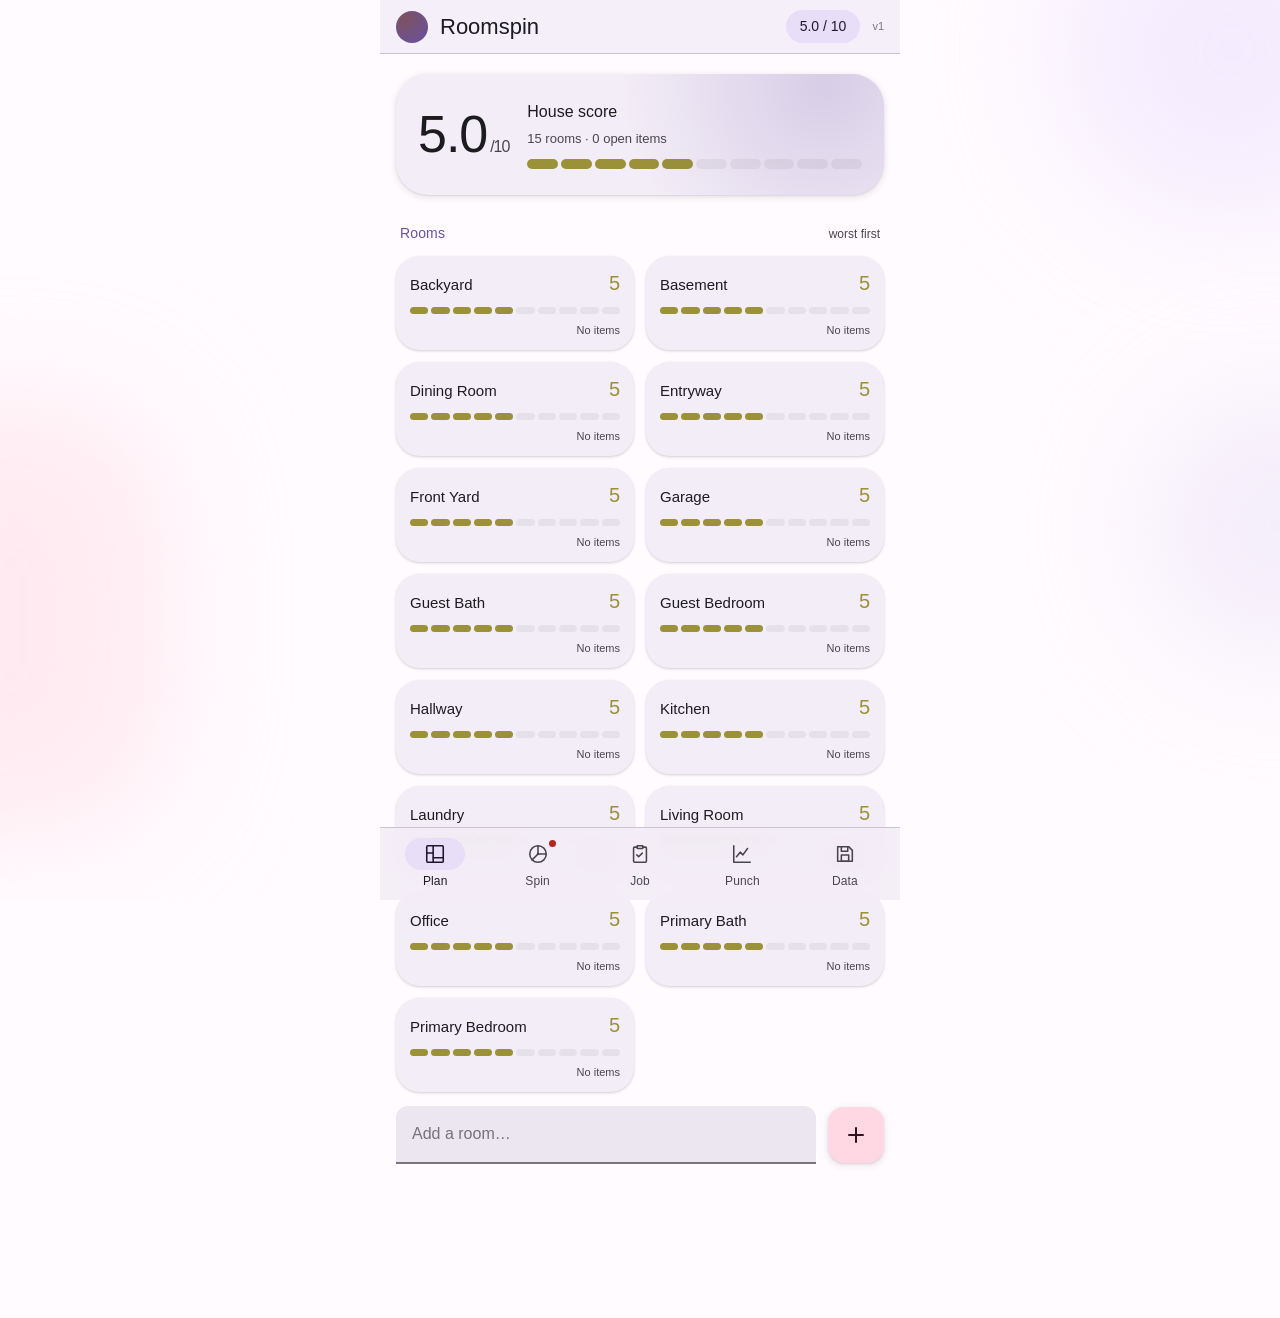
<file: index.html>
<!DOCTYPE html>
<html lang="en">
<head>
<meta charset="utf-8">
<meta name="viewport" content="width=device-width, initial-scale=1, viewport-fit=cover, maximum-scale=1">
<meta name="theme-color" content="#FFFBFE" media="(prefers-color-scheme: light)">
<meta name="theme-color" content="#141218" media="(prefers-color-scheme: dark)">
<meta name="apple-mobile-web-app-capable" content="yes">
<meta name="apple-mobile-web-app-status-bar-style" content="default">
<meta name="apple-mobile-web-app-title" content="Roomspin">
<meta name="description" content="Rate every room in the house out of ten, spin weighted toward the worst, and fix it for a week.">
<title>Roomspin</title>
<link rel="manifest" href="manifest.webmanifest">
<link rel="apple-touch-icon" href="icon-180.png">
<link rel="icon" href="icon-192.png">
<!-- No webfont request. Roboto is Material's typeface and is already present on Android; on
     other platforms the system font takes over. Fetching it from Google would hand every
     visitor's IP and user-agent to a third party on page load, which is not a trade worth
     making for a font on a page that is otherwise entirely self-contained and offline-capable. -->
<link rel="stylesheet" href="styles.css">
</head>
<body>

<!-- Decorative organic blur shapes: the signature Material You atmosphere. Fixed behind the
     content so they don't scroll with it, and hidden from assistive tech — they carry no
     information at all. -->
<div class="atmos" aria-hidden="true">
  <span class="blob b1"></span>
  <span class="blob b2"></span>
  <span class="blob b3"></span>
</div>

<header class="appbar">
  <span class="appicon" aria-hidden="true"></span>
  <h1>Roomspin</h1>
  <span class="syncstat" id="syncTag" hidden aria-hidden="true"></span>
  <span class="scorepill" id="scoreTag">—</span>
  <span class="rev" id="verTag"></span>
</header>

<main id="main"></main>
<nav id="nav"></nav>

<input type="file" id="importer" accept="application/json" style="display:none">

<script src="js/constants.js"></script>
<script src="js/utils.js"></script>
<script src="js/icons.js"></script>
<script src="js/logic.js"></script>
<script src="js/state.js"></script>
<script src="js/app.js"></script>
<script src="js/wheel.js"></script>
<script src="js/spin.js"></script>
<script src="js/render-rooms.js"></script>
<script src="js/render-spin.js"></script>
<script src="js/render-week.js"></script>
<script src="js/render-progress.js"></script>
<script src="js/render-settings.js"></script>
<script src="js/io.js"></script>
<script src="js/sync.js"></script>
<script src="js/wire.js"></script>
<script>
"use strict";
/* ============================ boot ============================ */
load(); render();
/* If this device has been connected to a shared house it always opens that house: render the
   local copy first so the app is usable instantly and offline, then reconcile in the
   background. Devices that never connected stay purely local and never touch the network. */
if(isSynced()) syncNow({quiet:true}).then(()=>render());
if("serviceWorker" in navigator){
  window.addEventListener("load",()=>navigator.serviceWorker.register("sw.js").catch(()=>{}));
}
</script>
</body>
</html>
</file>
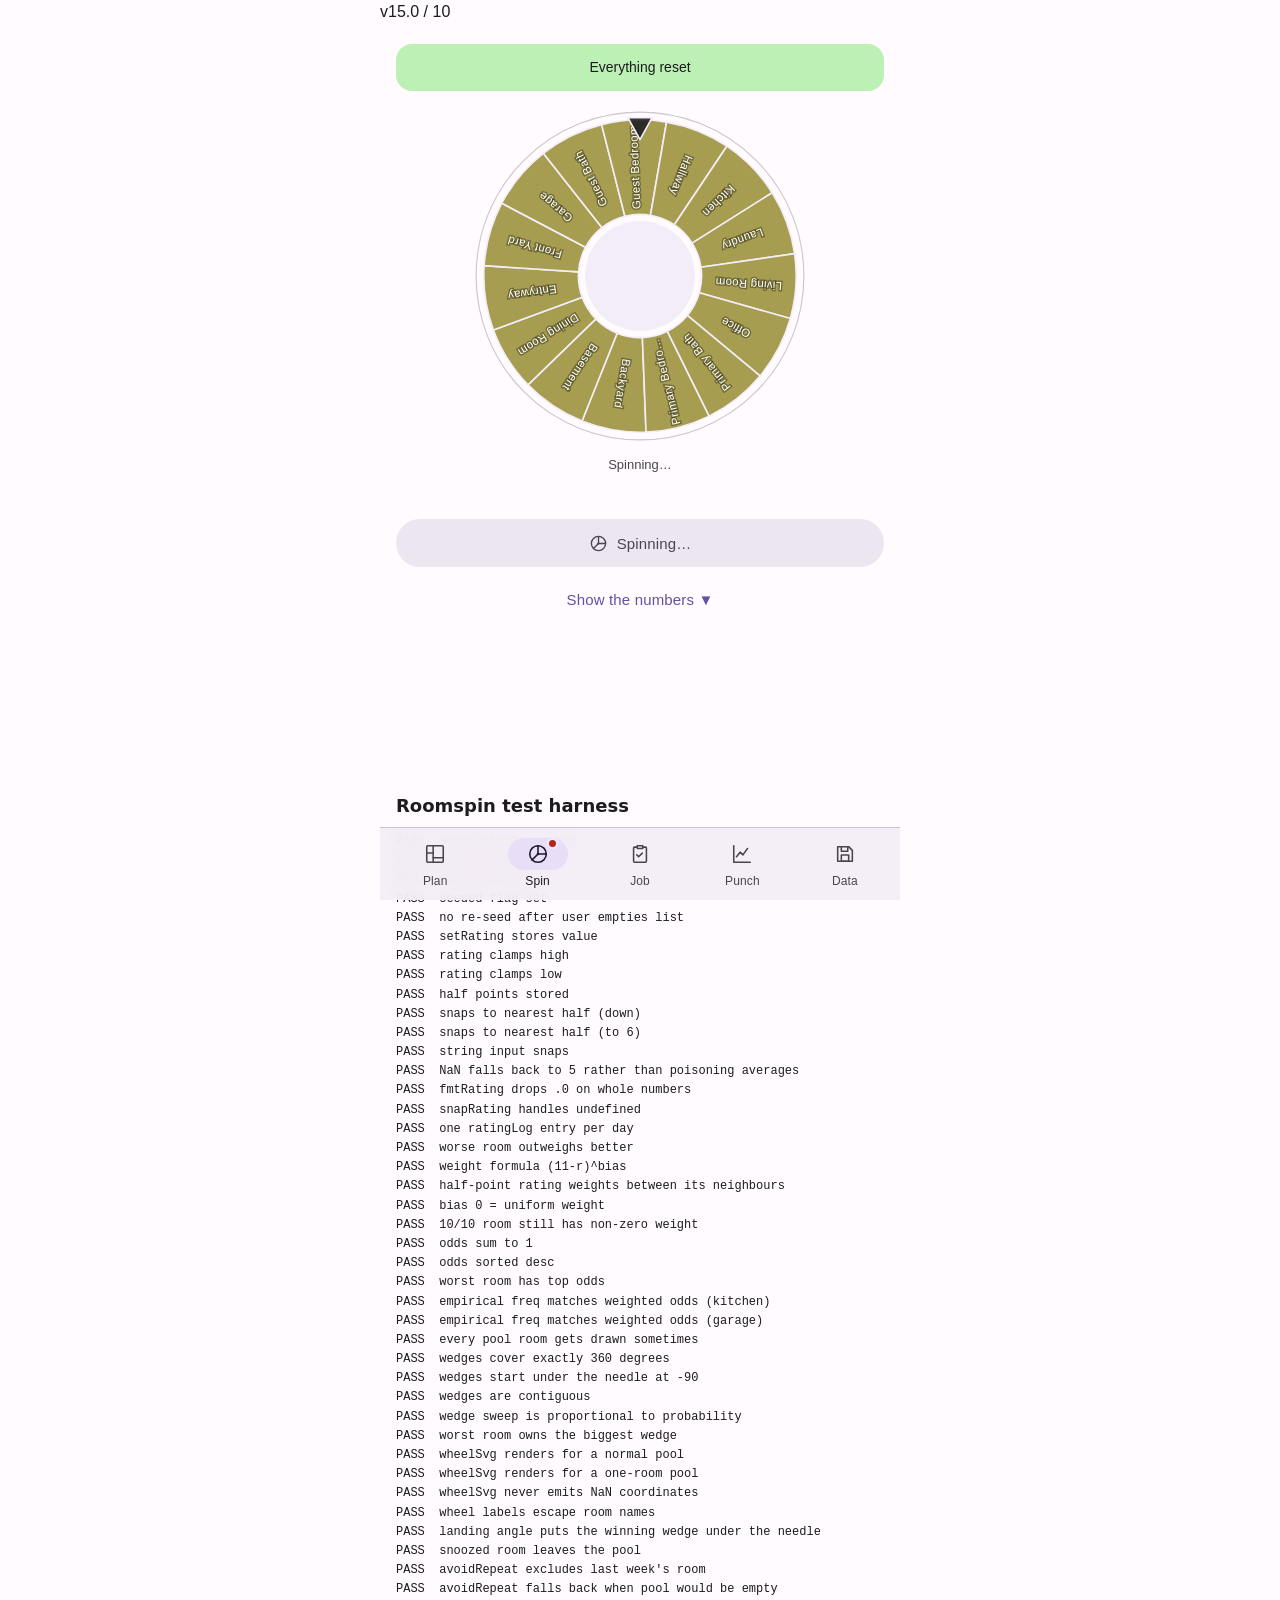
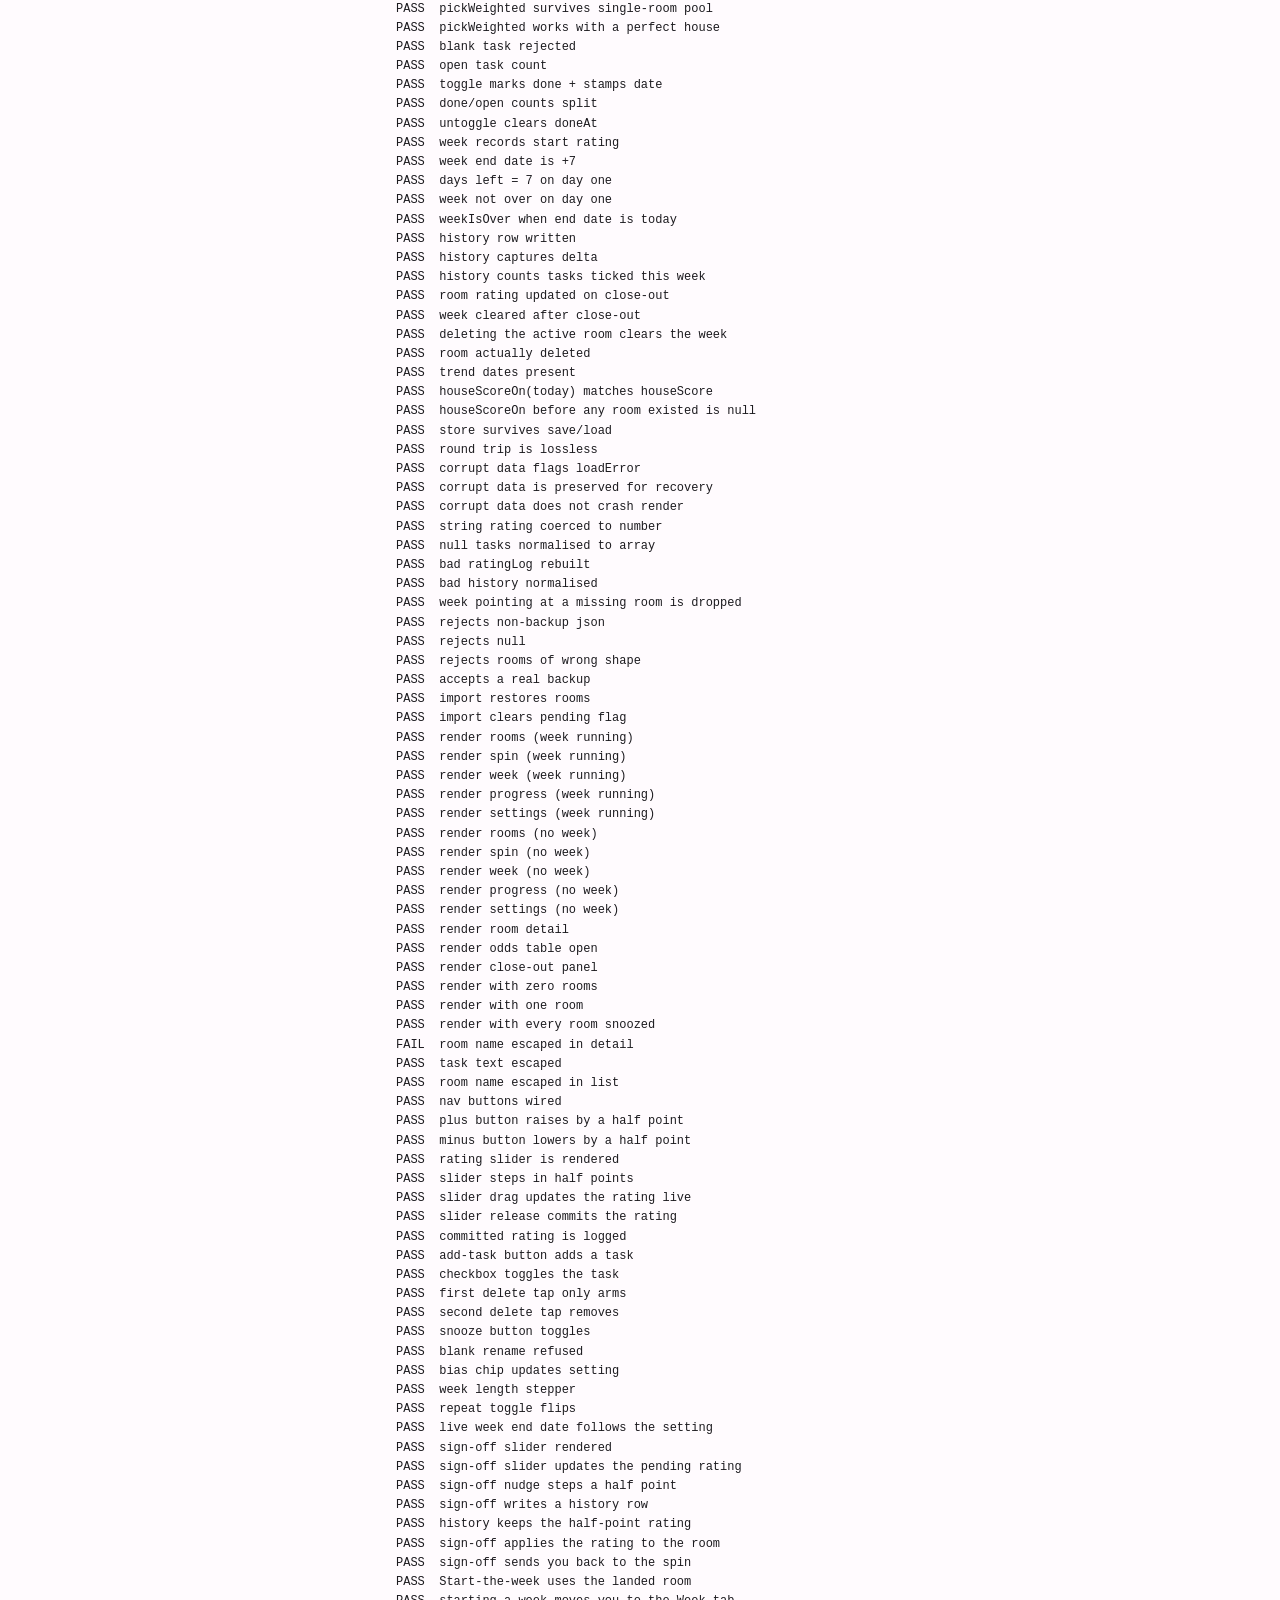
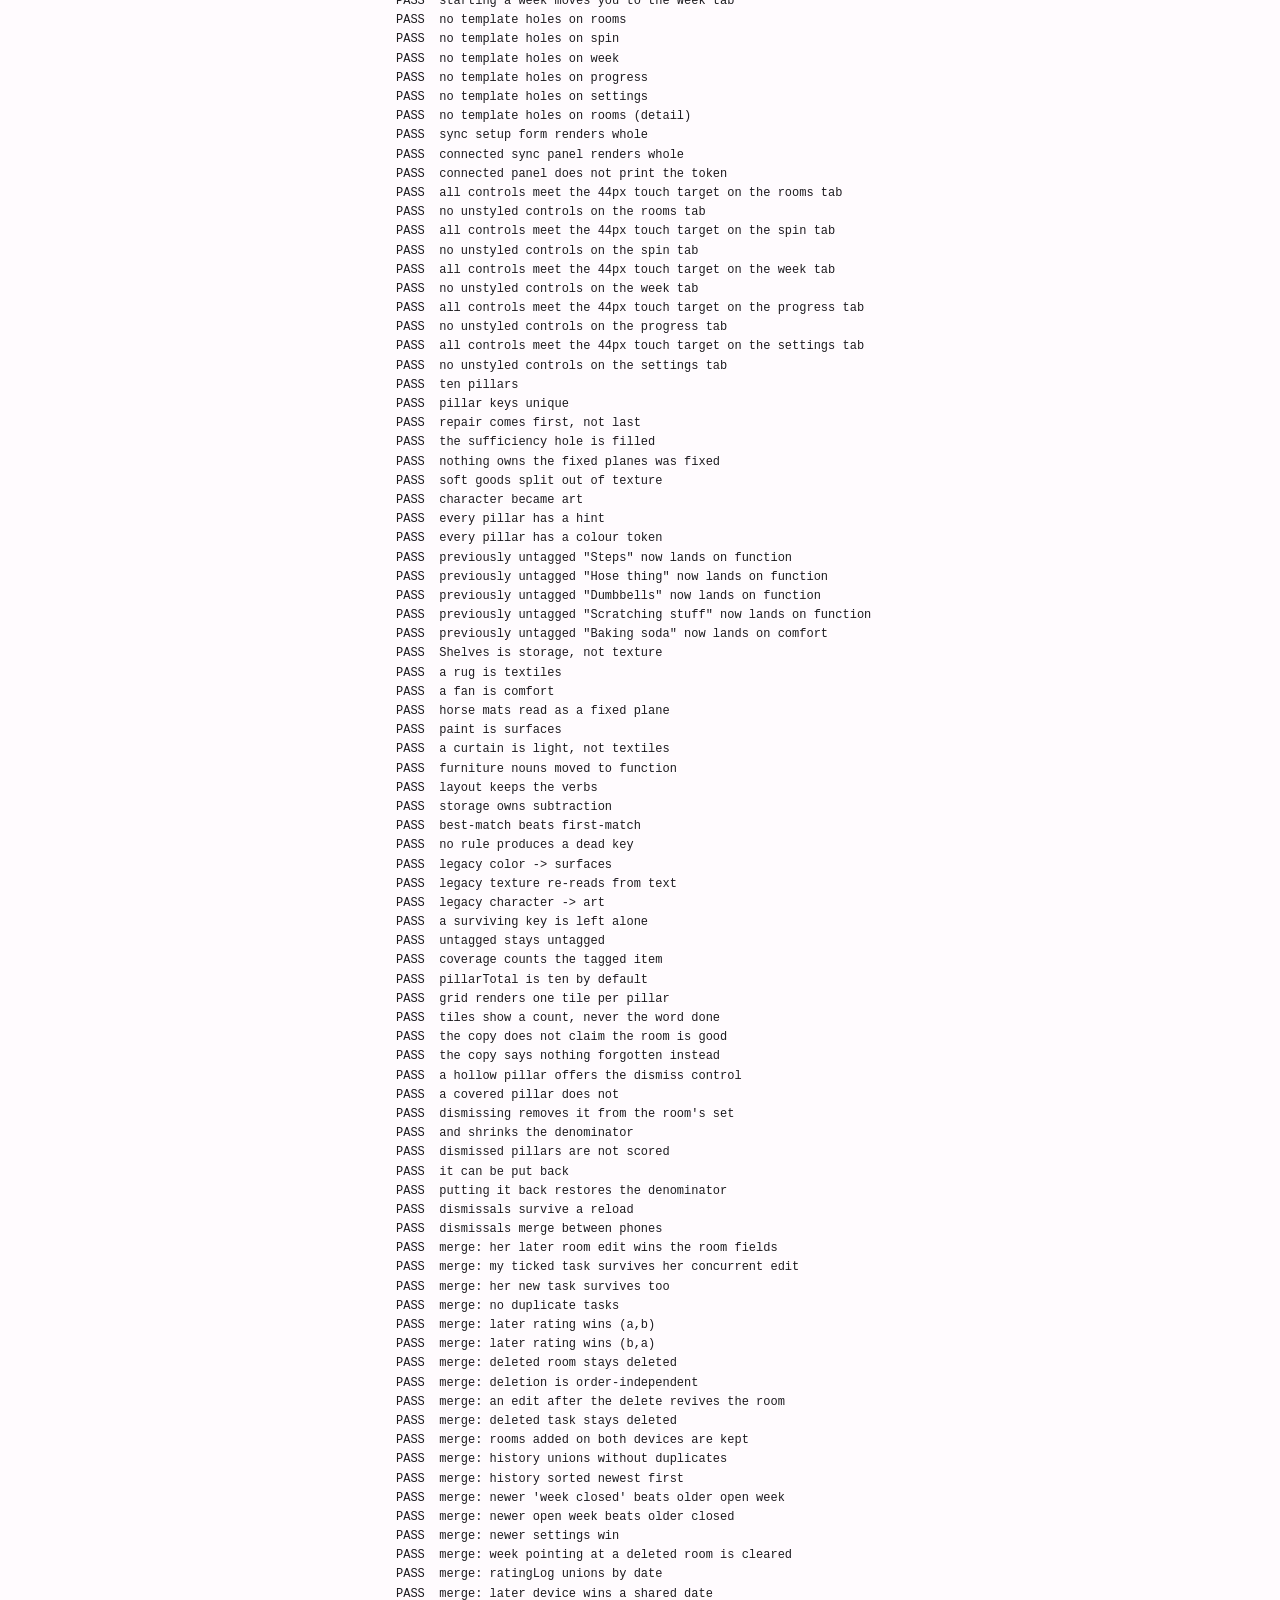
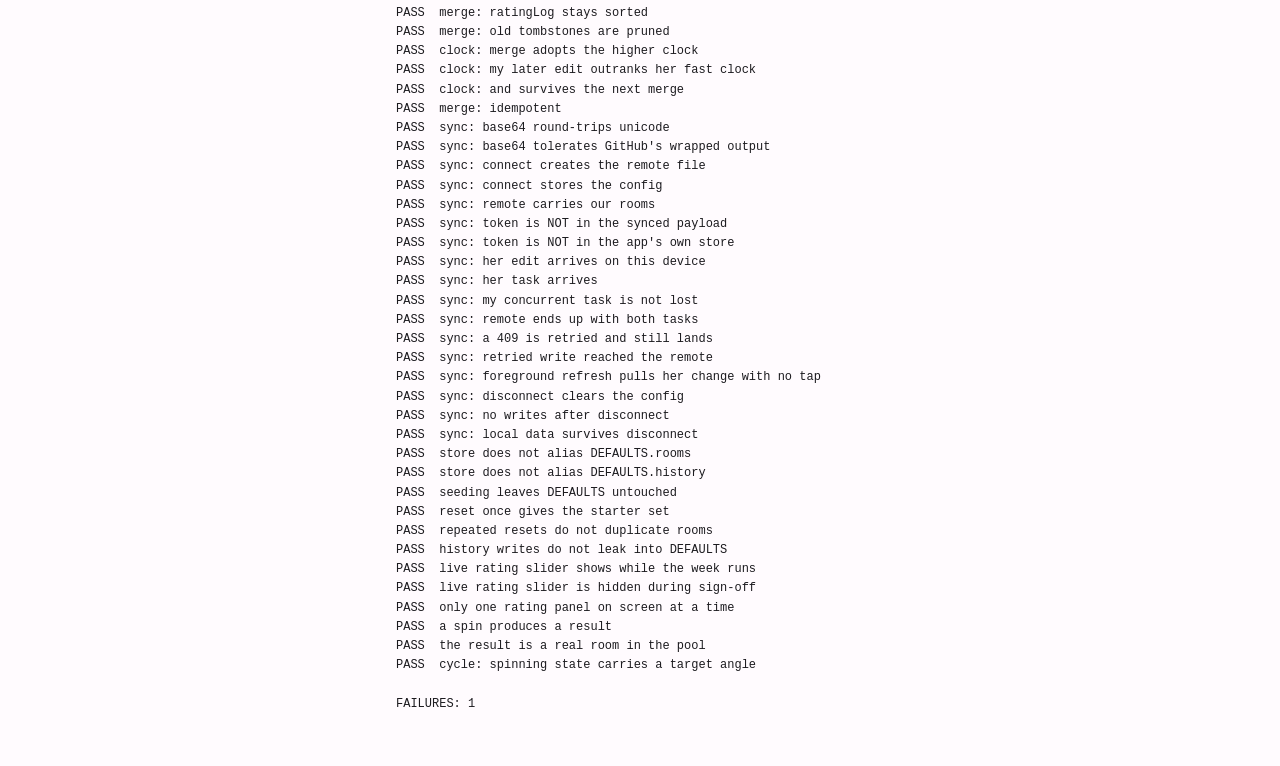
<file: tests/harness.html>
<!DOCTYPE html><html><head><meta charset="utf-8"><title>Roomspin tests</title>
<link rel="stylesheet" href="../styles.css"></head><body>
<div class="ladder" id="ladder"></div><span id="verTag"></span><span id="scoreTag"></span>
<main id="main"></main><nav id="nav"></nav>
<input type="file" id="importer" style="display:none">
<h1 style="font:600 18px system-ui;margin:16px">Roomspin test harness</h1>
<pre id="out" style="font:12px ui-monospace,monospace;padding:0 16px 40px;line-height:1.6"></pre>
<script src="../js/constants.js"></script>
<script src="../js/utils.js"></script>
<script src="../js/icons.js"></script>
<script src="../js/logic.js"></script>
<script src="../js/state.js"></script>
<script src="../js/app.js"></script>
<script src="../js/wheel.js"></script>
<script src="../js/spin.js"></script>
<script src="../js/render-rooms.js"></script>
<script src="../js/render-spin.js"></script>
<script src="../js/render-week.js"></script>
<script src="../js/render-progress.js"></script>
<script src="../js/render-settings.js"></script>
<script src="../js/io.js"></script>
<script src="../js/sync.js"></script>
<script src="../js/wire.js"></script>
<script type="module">
const log=[]; let fails=0;
async function main(){
function ok(name,cond,extra){ if(cond) log.push("PASS  "+name); else { fails++; log.push("FAIL  "+name+(extra?"  :: "+extra:"")); } }
function tryIt(name,fn){ try{ fn(); log.push("PASS  "+name); }catch(e){ fails++; log.push("FAIL  "+name+" :: "+e.message+"\n"+e.stack); } }

localStorage.clear();

// --- boot / seed ---
load();
ok("seeds starter rooms", store.rooms.length===STARTER_ROOMS.length, store.rooms.length);
ok("seed rating is 5", store.rooms.every(r=>r.rating===5));
ok("house score 5.0", houseScore()===5);
ok("seeded flag set", store.seeded===true);

// deliberately empty the house and reload: seed must NOT come back
store.rooms=[]; save(); load();
ok("no re-seed after user empties list", store.rooms.length===0);

localStorage.clear(); load();

// --- rooms / ratings ---
const kitchen=store.rooms.find(r=>r.name==="Kitchen");
const garage=store.rooms.find(r=>r.name==="Garage");
setRating(kitchen,2); setRating(garage,9);
ok("setRating stores value", kitchen.rating===2);
setRating(kitchen,99); ok("rating clamps high", kitchen.rating===10);
setRating(kitchen,-4); ok("rating clamps low", kitchen.rating===0);
setRating(kitchen,6.5); ok("half points stored", kitchen.rating===6.5);
setRating(kitchen,6.3); ok("snaps to nearest half (down)", kitchen.rating===6.5);
setRating(kitchen,6.1); ok("snaps to nearest half (to 6)", kitchen.rating===6);
setRating(kitchen,"7.5"); ok("string input snaps", kitchen.rating===7.5);
setRating(kitchen,NaN); ok("NaN falls back to 5 rather than poisoning averages", kitchen.rating===5);
ok("fmtRating drops .0 on whole numbers", fmtRating(7)==="7" && fmtRating(7.5)==="7.5");
ok("snapRating handles undefined", snapRating(undefined)===5);
setRating(kitchen,2);
ok("one ratingLog entry per day", kitchen.ratingLog.filter(e=>e.date===todayStr()).length===1, JSON.stringify(kitchen.ratingLog));

// --- weighting ---
store.settings.bias=2;
ok("worse room outweighs better", roomWeight(kitchen)>roomWeight(garage));
ok("weight formula (11-r)^bias", roomWeight(kitchen)===Math.pow(9,2) && roomWeight(garage)===Math.pow(2,2));
setRating(garage,8.5);
ok("half-point rating weights between its neighbours", roomWeight(garage)===Math.pow(2.5,2), roomWeight(garage));
setRating(garage,9);
store.settings.bias=0;
ok("bias 0 = uniform weight", roomWeight(kitchen)===roomWeight(garage) && roomWeight(kitchen)===1);
store.settings.bias=2;
const ten=store.rooms[3]; setRating(ten,10);
ok("10/10 room still has non-zero weight", roomWeight(ten)>0, roomWeight(ten));

// odds sum to 1 and are sorted descending
const odds=spinOdds();
const sum=odds.reduce((a,o)=>a+o.p,0);
ok("odds sum to 1", Math.abs(sum-1)<1e-9, sum);
ok("odds sorted desc", odds.every((o,i)=>i===0||odds[i-1].p>=o.p));
ok("worst room has top odds", odds[0].room.id===kitchen.id, odds[0].room.name);

// --- empirical distribution check: 60k draws, worst room must dominate ---
const counts={}; const N=60000;
for(let i=0;i<N;i++){ const r=pickWeighted(); counts[r.id]=(counts[r.id]||0)+1; }
const kExp=odds.find(o=>o.room.id===kitchen.id).p;
const kObs=counts[kitchen.id]/N;
ok("empirical freq matches weighted odds (kitchen)", Math.abs(kObs-kExp)<0.02, "exp "+kExp.toFixed(3)+" obs "+kObs.toFixed(3));
const gExp=odds.find(o=>o.room.id===garage.id).p;
const gObs=(counts[garage.id]||0)/N;
ok("empirical freq matches weighted odds (garage)", Math.abs(gObs-gExp)<0.02, "exp "+gExp.toFixed(3)+" obs "+gObs.toFixed(3));
ok("every pool room gets drawn sometimes", spinPool().every(r=>counts[r.id]>0));

// --- wheel geometry ---
const wodds=spinOdds(); const wedges=wheelWedges(wodds);
ok("wedges cover exactly 360 degrees", Math.abs((wedges[wedges.length-1].a1 - wedges[0].a0) - 360)<1e-6,
   (wedges[wedges.length-1].a1 - wedges[0].a0));
ok("wedges start under the needle at -90", Math.abs(wedges[0].a0+90)<1e-9);
ok("wedges are contiguous", wedges.every((w,i)=>i===0||Math.abs(w.a0-wedges[i-1].a1)<1e-9));
ok("wedge sweep is proportional to probability", wedges.every(w=>Math.abs(w.sweep-w.p*360)<1e-9));
ok("worst room owns the biggest wedge",
   wedges.reduce((a,b)=>a.sweep>b.sweep?a:b).id===kitchen.id);
tryIt("wheelSvg renders for a normal pool",()=>{ const svg=wheelSvg(wodds,0); if(!/<path/.test(svg)) throw new Error("no wedges"); });
tryIt("wheelSvg renders for a one-room pool",()=>{
  const one=[{room:store.rooms[0],weight:1,p:1}];
  const svg=wheelSvg(one,0);
  if(!/<path/.test(svg)) throw new Error("no ring drawn");
  if(/NaN/.test(svg)) throw new Error("NaN in path data");
});
tryIt("wheelSvg never emits NaN coordinates",()=>{ if(/NaN/.test(wheelSvg(wodds,37.5))) throw new Error("NaN in path"); });
ok("wheel labels escape room names", !wheelSvg([{room:{id:"z",name:'<b>x</b>',rating:1},p:1,weight:1}],0).includes("<b>x</b>"));

// landing maths: the chosen wedge must end up under the needle at -90 (mod 360)
(function(){
  let worst=0;
  wedges.forEach(w=>{
    const cur=123.4;
    const need=(((-90 - w.mid - cur) % 360) + 360) % 360;
    const target=cur + 360*4 + need;                    // centre landing, no jitter
    const final=((target + w.mid + 90) % 360 + 360) % 360;
    worst=Math.max(worst, Math.min(final, 360-final));
  });
  ok("landing angle puts the winning wedge under the needle", worst<1e-6, worst);
})();

// --- snooze / pool ---
garage.snoozed=true;
ok("snoozed room leaves the pool", !spinPool().some(r=>r.id===garage.id));
garage.snoozed=false;

// --- avoid-repeat, incl. the two-room fallback ---
store.settings.avoidRepeat=true;
store.history=[{roomId:kitchen.id, roomName:"Kitchen"}];
ok("avoidRepeat excludes last week's room", !spinPool().some(r=>r.id===kitchen.id));
const savedRooms=store.rooms;
store.rooms=[kitchen];                      // one-room house: excluding it would empty the pool
ok("avoidRepeat falls back when pool would be empty", spinPool().length===1);
ok("pickWeighted survives single-room pool", pickWeighted().id===kitchen.id);
store.rooms=savedRooms; store.history=[];

// all rooms at 10 -> total weight still positive, pick still works
const backup=store.rooms.map(r=>r.rating);
store.rooms.forEach(r=>{r.rating=10;});
ok("pickWeighted works with a perfect house", !!pickWeighted());
store.rooms.forEach((r,i)=>{r.rating=backup[i];});

// --- tasks ---
addTask(kitchen,"regrout backsplash"); addTask(kitchen,"fix drawer slide"); addTask(kitchen,"   ");
ok("blank task rejected", kitchen.tasks.length===2, kitchen.tasks.length);
ok("open task count", openTasks(kitchen)===2);
toggleTask(kitchen,kitchen.tasks[0].id);
ok("toggle marks done + stamps date", kitchen.tasks[0].done===true && kitchen.tasks[0].doneAt===todayStr());
ok("done/open counts split", doneTasks(kitchen)===1 && openTasks(kitchen)===1);
toggleTask(kitchen,kitchen.tasks[0].id);
ok("untoggle clears doneAt", kitchen.tasks[0].doneAt===null);
toggleTask(kitchen,kitchen.tasks[0].id);

// --- week lifecycle ---
store.settings.weekLength=7;
startWeek(kitchen);
ok("week records start rating", store.week.startRating===kitchen.rating);
ok("week end date is +7", store.week.endDate===addDays(store.week.startDate,7));
ok("days left = 7 on day one", weekDaysLeft()===7);
ok("week not over on day one", weekIsOver()===false);
store.week.endDate=todayStr();
ok("weekIsOver when end date is today", weekIsOver()===true);
endWeek(6);
ok("history row written", store.history.length===1);
ok("history captures delta", store.history[0].startRating===2 && store.history[0].endRating===6, JSON.stringify(store.history[0]));
ok("history counts tasks ticked this week", store.history[0].tasksDone===1, store.history[0].tasksDone);
ok("room rating updated on close-out", kitchen.rating===6);
ok("week cleared after close-out", store.week===null);

// deleting the week's room must not strand the week
startWeek(garage); deleteRoom(garage.id);
ok("deleting the active room clears the week", store.week===null);
ok("room actually deleted", !roomById(garage.id));

// --- house trend ---
const dates=houseTrendDates();
ok("trend dates present", dates.length>=1);
ok("houseScoreOn(today) matches houseScore", Math.abs(houseScoreOn(todayStr())-houseScore())<1e-9);
ok("houseScoreOn before any room existed is null", houseScoreOn("1999-01-01")===null);

// --- persistence round trip ---
save();
const snapshot=JSON.stringify(store);
store=null; load();
ok("store survives save/load", store.rooms.length>0 && store.history.length===1);
ok("round trip is lossless", JSON.stringify(store)===snapshot);

// --- corrupt data handling ---
localStorage.setItem(KEY,"{not json");
loadError=false; load();
ok("corrupt data flags loadError", loadError===true);
ok("corrupt data is preserved for recovery", localStorage.getItem(KEY+"-corrupt-backup")==="{not json");
ok("corrupt data does not crash render", typeof renderRooms()==="string");

// --- hand-mangled shapes (wrong types where arrays are expected) ---
localStorage.setItem(KEY, JSON.stringify({rooms:[{id:"x",name:"Odd",rating:"7",tasks:null,ratingLog:"nope"}], history:"nope", week:{roomId:"ghost"}}));
loadError=false; load();
ok("string rating coerced to number", store.rooms[0].rating===7);
ok("null tasks normalised to array", Array.isArray(store.rooms[0].tasks));
ok("bad ratingLog rebuilt", Array.isArray(store.rooms[0].ratingLog) && store.rooms[0].ratingLog.length===1);
ok("bad history normalised", Array.isArray(store.history));
ok("week pointing at a missing room is dropped", store.week===null);

// --- import validation ---
ok("rejects non-backup json", validBackup({foo:1})===false);
ok("rejects null", validBackup(null)===false);
ok("rejects rooms of wrong shape", validBackup({rooms:[{nope:1}]})===false);
ok("accepts a real backup", validBackup(JSON.parse(snapshot))===true);
ui.pendingImport={data:JSON.parse(snapshot)};
applyImport();
ok("import restores rooms", store.rooms.length>0);
ok("import clears pending flag", ui.pendingImport===null);

// --- render every tab, in every notable state, and assert no throw ---
const tabs=["rooms","spin","week","progress","settings"];
tabs.forEach(t=>tryIt("render "+t+" (week running)",()=>{ ui.tab=t; startWeek(store.rooms[0]); render(); if(!$main.innerHTML.trim()) throw new Error("empty output"); }));
store.week=null;
tabs.forEach(t=>tryIt("render "+t+" (no week)",()=>{ ui.tab=t; render(); if(!$main.innerHTML.trim()) throw new Error("empty output"); }));
tryIt("render room detail",()=>{ ui.tab="rooms"; ui.openRoomId=store.rooms[0].id; render(); if(!$main.querySelector("#roomName")) throw new Error("no detail view"); });
ui.openRoomId=null;
tryIt("render odds table open",()=>{ ui.tab="spin"; ui.oddsOpen=true; render(); });
tryIt("render close-out panel",()=>{ startWeek(store.rooms[0]); ui.tab="week"; ui.endWeekOpen=true; ui.endWeekRating=8; render(); if(!$main.querySelector("[data-endslider]")) throw new Error("no sign-off slider"); });
ui.endWeekOpen=false; store.week=null;
tryIt("render with zero rooms",()=>{ const s=store.rooms; store.rooms=[]; store.history=[]; tabs.forEach(t=>{ui.tab=t;render();}); store.rooms=s; });
tryIt("render with one room",()=>{ const s=store.rooms; store.rooms=[s[0]]; tabs.forEach(t=>{ui.tab=t;render();}); store.rooms=s; });
tryIt("render with every room snoozed",()=>{ store.rooms.forEach(r=>r.snoozed=true); ui.tab="spin"; render(); store.rooms.forEach(r=>r.snoozed=false); });

// --- escaping: a room name with markup must not become markup ---
localStorage.clear(); load();
const evil=addRoom('<img src=x onerror=alert(1)>"&');
addTask(evil,'<script>bad()<\/script>');
ui.tab="rooms"; ui.openRoomId=evil.id; render();
ok("room name escaped in detail", !$main.innerHTML.includes("<img src=x"));
ok("task text escaped", !$main.innerHTML.includes("<script>bad()"));
ui.openRoomId=null; ui.tab="rooms"; render();
ok("room name escaped in list", !$main.innerHTML.includes("<img src=x"));

// --- wire(): the handlers actually attach and mutate state ---
ui.tab="rooms"; ui.openRoomId=null; render();
tryIt("nav buttons wired",()=>{ if($nav.querySelectorAll("[data-tab]").length!==5) throw new Error("nav count"); });
const r0=store.rooms[0];
ui.openRoomId=r0.id; ui.tab="rooms"; render();
const before=r0.rating;
$main.querySelector("[data-rate='0.5']").click();
ok("plus button raises by a half point", store.rooms[0].rating===Math.min(10,before+0.5), before+" -> "+store.rooms[0].rating);
$main.querySelector("[data-rate='-0.5']").click();
ok("minus button lowers by a half point", store.rooms[0].rating===before);
const sl=$main.querySelector("[data-rateslider]");
ok("rating slider is rendered", !!sl);
ok("slider steps in half points", sl.step==="0.5" && sl.min==="0" && sl.max==="10");
sl.value="3.5"; sl.dispatchEvent(new Event("input"));
ok("slider drag updates the rating live", store.rooms[0].rating===3.5);
sl.value="8.5"; sl.dispatchEvent(new Event("change"));
ok("slider release commits the rating", store.rooms[0].rating===8.5);
ok("committed rating is logged", store.rooms[0].ratingLog.some(e=>e.rating===8.5));
const tcount=(store.rooms[0].tasks||[]).length;
$main.querySelector("#newTask").value="painted trim";
$main.querySelector("#addTaskBtn").click();
ok("add-task button adds a task", store.rooms[0].tasks.length===tcount+1);
const tid=store.rooms[0].tasks[store.rooms[0].tasks.length-1].id;
$main.querySelector("[data-toggletask='"+tid+"']").click();
ok("checkbox toggles the task", store.rooms[0].tasks.find(t=>t.id===tid).done===true);
$main.querySelector("[data-deltask='"+tid+"']").click();
ok("first delete tap only arms", store.rooms[0].tasks.some(t=>t.id===tid) && ui.confirmDelTask===tid);
$main.querySelector("[data-deltask='"+tid+"']").click();
ok("second delete tap removes", !store.rooms[0].tasks.some(t=>t.id===tid));
$main.querySelector("#snoozeRoom").click();
ok("snooze button toggles", store.rooms[0].snoozed===true);
$main.querySelector("#snoozeRoom").click();
$main.querySelector("#roomName").value="   ";
$main.querySelector("#roomName").dispatchEvent(new Event("change"));
ok("blank rename refused", store.rooms[0].name.trim().length>0, store.rooms[0].name);
ui.openRoomId=null;

// settings wiring
ui.tab="settings"; render();
$main.querySelector("[data-bias='3']").click();
ok("bias chip updates setting", store.settings.bias===3);
const wl=store.settings.weekLength;
$main.querySelector("[data-weeklen='1']").click();
ok("week length stepper", store.settings.weekLength===wl+1);
$main.querySelector("#toggleRepeat").click();
ok("repeat toggle flips", store.settings.avoidRepeat===false);
// changing week length while a week runs must move its end date
store.settings.avoidRepeat=true; startWeek(store.rooms[0]); ui.tab="settings"; render();
const oldEnd=store.week.endDate;
$main.querySelector("[data-weeklen='1']").click();
ok("live week end date follows the setting", store.week.endDate!==oldEnd && store.week.endDate===addDays(store.week.startDate,store.settings.weekLength));
store.week=null;

// sign-off slider end to end
startWeek(store.rooms[0]); store.rooms[0].rating=4; ui.tab="week"; ui.endWeekOpen=true; ui.endWeekRating=4; render();
const esl=$main.querySelector("[data-endslider]");
ok("sign-off slider rendered", !!esl);
esl.value="7.5"; esl.dispatchEvent(new Event("input"));
ok("sign-off slider updates the pending rating", ui.endWeekRating===7.5);
$main.querySelector("[data-endnudge='-0.5']").click();
ok("sign-off nudge steps a half point", ui.endWeekRating===7);
const hLen=store.history.length;
$main.querySelector("#confirmEnd").click();
ok("sign-off writes a history row", store.history.length===hLen+1);
ok("history keeps the half-point rating", store.history[0].endRating===7);
ok("sign-off applies the rating to the room", roomById(store.history[0].roomId).rating===7);
ok("sign-off sends you back to the spin", ui.tab==="spin" && store.week===null);

// spin wiring: the landed result is the one that starts the week
ui.tab="spin"; resetSpin(); render();
ui.spin={phase:"landed", cursor:0, resultId:store.rooms[0].id, pool:store.rooms.map(r=>r.id)};
render();
$main.querySelector("#startWeek").click();
ok("Start-the-week uses the landed room", store.week && store.week.roomId===store.rooms[0].id);
ok("starting a week moves you to the Week tab", ui.tab==="week");
store.week=null; resetSpin();

// --- no template hole should reach the screen ---
localStorage.clear(); load();
{
  const gg=store.rooms[0];
  addTask(gg,"a task"); startWeek(gg);
  const views=[["rooms",null],["spin",null],["week",null],["progress",null],["settings",null],["rooms",gg.id]];
  views.forEach(([t,openId])=>{
    ui.tab=t; ui.openRoomId=openId; ui.oddsOpen=true; render();
    const html=$main.innerHTML;
    const holes=["undefined","[object Object]","NaN","null%"].filter(h=>html.includes(h));
    ok("no template holes on "+t+(openId?" (detail)":""), holes.length===0, holes.join(", "));
  });
  // and the sync panel in both of its states
  ui.tab="settings"; ui.openRoomId=null; render();
  ok("sync setup form renders whole", !$main.innerHTML.includes("undefined"));
  saveSyncConfig({owner:"o",repo:"r",path:"p.json",token:"t",lastSync:Date.now()});
  render();
  ok("connected sync panel renders whole", !$main.innerHTML.includes("undefined"));
  ok("connected panel does not print the token", !$main.innerHTML.includes(">t<") && !$main.innerHTML.includes('value="t"'));
  clearSyncConfig();
  store.week=null; ui.oddsOpen=false;
}

// --- every interactive control must be styled and hit a 44px touch target ---
// Catches the whole class of "markup migrated everywhere except here" bugs: a control that
// lost its class renders at the browser default (~20px) instead of the design system's size,
// which no amount of state-assertion would notice.
localStorage.clear(); load();
const g=roomById(store.rooms[0].id);
addTask(g,"a task"); startWeek(g);
["rooms","spin","week","progress","settings"].forEach(t=>{
  ui.tab=t; ui.openRoomId = t==="rooms" ? g.id : null; render();
  // A control passes if its own box is 44px tall, or if it expands its touch target with an
  // ::after overlay (the Material pattern for chips, which are 32px by spec).
  const effectiveHeight=el=>{
    const own=el.getBoundingClientRect().height;
    const after=parseFloat(getComputedStyle(el,"::after").height)||0;
    return Math.max(own, after);
  };
  const small=[...$main.querySelectorAll("button, input:not([type=range]), textarea")]
    .filter(el=>el.offsetParent!==null)
    .map(el=>({el, h:effectiveHeight(el)}))
    .filter(x=>x.h < 44)
    .map(x=>x.el.tagName.toLowerCase()+"#"+(x.el.id||"-")+"."+(x.el.className||"none")+" h="+x.h.toFixed(0));
  ok("all controls meet the 44px touch target on the "+t+" tab", small.length===0, small.join(" | "));
  const unstyled=[...$main.querySelectorAll("button, input, textarea")]
    .filter(el=>!el.className && !el.closest(".field"))
    .map(el=>el.tagName.toLowerCase()+"#"+(el.id||"-"));
  ok("no unstyled controls on the "+t+" tab", unstyled.length===0, unstyled.join(" | "));
});
store.week=null; ui.openRoomId=null;



// ============================ design pillars ============================
localStorage.clear(); load();
{
  ok("ten pillars", PILLARS.length===10, PILLARS.length);
  ok("pillar keys unique", new Set(PILLARS.map(p=>p.key)).size===10);
  ok("repair comes first, not last", PILLARS[0].key==="repair");
  ok("the sufficiency hole is filled", PILLARS.some(p=>p.key==="function"));
  ok("nothing owns the fixed planes was fixed", PILLARS.some(p=>p.key==="surfaces"));
  ok("soft goods split out of texture", PILLARS.some(p=>p.key==="textiles"));
  ok("character became art", PILLARS.some(p=>p.key==="art") && !PILLARS.some(p=>p.key==="character"));
  ok("every pillar has a hint", PILLARS.every(p=>p.hint && p.hint.length>20));
  ok("every pillar has a colour token", PILLARS.every(p=>{
    const el=document.createElement("div"); el.style.color=`var(--pil-${p.key})`;
    document.body.appendChild(el); const c=getComputedStyle(el).color; el.remove();
    return c && c!=="rgba(0, 0, 0, 0)";
  }));

  // The tagger, on the exact items this house failed to tag under the old nine.
  const wasUntagged=[["Steps","function"],["Hose thing","function"],["Dumbbells","function"],
    ["Scratching stuff","function"],["Baking soda","comfort"]];
  wasUntagged.forEach(([text,want])=>{
    ok(`previously untagged "${text}" now lands on ${want}`, suggestPillar(text)===want, suggestPillar(text));
  });
  // And the two live collisions the reviewers found.
  ok("Shelves is storage, not texture", suggestPillar("Shelves")==="storage", suggestPillar("Shelves"));
  ok("a rug is textiles", suggestPillar("New rug")==="textiles", suggestPillar("New rug"));
  ok("a fan is comfort", suggestPillar("Fan")==="comfort");
  ok("horse mats read as a fixed plane", suggestPillar("Horse mats")==="textiles" || suggestPillar("Horse mats")==="surfaces");
  ok("paint is surfaces", suggestPillar("Wallpaper")==="surfaces" && suggestPillar("paint the ceiling")==="surfaces");
  ok("a curtain is light, not textiles", suggestPillar("Shades")==="light");
  ok("furniture nouns moved to function", suggestPillar("Place for eating")==="function");
  ok("layout keeps the verbs", suggestPillar("rearrange the seating so it faces the fire")==="layout",
     suggestPillar("rearrange the seating so it faces the fire"));
  ok("storage owns subtraction", suggestPillar("get rid of the exercise bike")==="storage");
  ok("best-match beats first-match",
     suggestPillar("paint the ceiling and touch up around the fan")==="surfaces",
     suggestPillar("paint the ceiling and touch up around the fan"));
  ok("no rule produces a dead key", PILLAR_HINTS.every(([k])=>!!pillarBy(k)));

  // Migration off the old nine.
  ok("legacy color -> surfaces", migratePillar({text:"zzz",pillar:"color"})==="surfaces");
  ok("legacy texture re-reads from text", migratePillar({text:"New rug",pillar:"texture"})==="textiles");
  ok("legacy character -> art", migratePillar({text:"zzz",pillar:"character"})==="art");
  ok("a surviving key is left alone", migratePillar({text:"anything",pillar:"storage"})==="storage");
  ok("untagged stays untagged", migratePillar({text:"zzz",pillar:null})===null);

  // Coverage counts, and never claims the room is good.
  const r=store.rooms[0];
  addTask(r,"paint the ceiling");
  ok("coverage counts the tagged item", pillarCoverage(r).find(c=>c.pillar.key==="surfaces").total===1);
  ok("pillarTotal is ten by default", pillarTotal(r)===10);
  ui.openRoomId=r.id; ui.tab="rooms"; render();
  ok("grid renders one tile per pillar", $main.querySelectorAll(".ptile").length===10,
     $main.querySelectorAll(".ptile").length);
  ok("tiles show a count, never the word done", !$main.innerHTML.includes(">done<"));
  ok("the copy does not claim the room is good",
     !/room is good|reads as finished/i.test($main.innerHTML));
  ok("the copy says nothing forgotten instead",
     /forgotten|have something against them/i.test($main.innerHTML));

  // "Not for this room" — the change all three reviewers called required.
  ok("a hollow pillar offers the dismiss control", !!$main.querySelector('[data-natoggle="greenery"]'));
  ok("a covered pillar does not", !$main.querySelector('[data-natoggle="surfaces"]'));
  $main.querySelector('[data-natoggle="greenery"]').click();
  ok("dismissing removes it from the room's set", !pillarsFor(roomById(r.id)).some(p=>p.key==="greenery"));
  ok("and shrinks the denominator", pillarTotal(roomById(r.id))===9, pillarTotal(roomById(r.id)));
  ok("dismissed pillars are not scored", !pillarCoverage(roomById(r.id)).some(c=>c.pillar.key==="greenery"));
  render();
  ok("it can be put back", !!$main.querySelector('[data-natoggle="greenery"]'));
  $main.querySelector('.narow [data-natoggle="greenery"]').click();
  ok("putting it back restores the denominator", pillarTotal(roomById(r.id))===10);
  ok("dismissals survive a reload", (()=>{
    togglePillarNA(roomById(r.id),"art"); save(); store=null; load();
    return naPillars(roomById(r.id)).includes("art");
  })());
  ok("dismissals merge between phones", (()=>{
    const mine=JSON.parse(JSON.stringify(store));
    const hers=JSON.parse(JSON.stringify(store));
    const rid=r.id;
    hers.rooms.find(x=>x.id===rid).naPillars=["art","greenery"];
    hers.rooms.find(x=>x.id===rid).updatedAt=(store.clock||Date.now())+9000;
    return mergeStores(mine,hers).rooms.find(x=>x.id===rid).naPillars.length===2;
  })());
  togglePillarNA(roomById(r.id),"art");
  ui.openRoomId=null;
}

// ============================ shared house (sync) ============================
// The merge is a pure function, so these drive it directly with two hand-built "devices"
// rather than going through the network.
const T0=Date.now()-60000, T1=T0+1000, T2=T0+2000;
function applyMergedForTest(m){ store=deepMerge(freshDefaults(), m); normalizeStore(); save(); }
function dev(over){
  return Object.assign({version:1, seeded:true, settings:{bias:2,weekLength:7,avoidRepeat:true},
    settingsUpdatedAt:0, week:null, weekUpdatedAt:0, history:[],
    graveyard:{rooms:{},tasks:{}}, rooms:[]}, over||{});
}
const room=(id,over)=>Object.assign({id, name:id, rating:5, tasks:[], notes:"", snoozed:false,
  createdAt:"2026-01-01", ratingLog:[{date:"2026-01-01",rating:5}], updatedAt:T0}, over||{});
const task=(id,over)=>Object.assign({id, text:id, done:false, doneAt:null,
  createdAt:"2026-01-01", updatedAt:T0}, over||{});

// 1. Concurrent edits to *different* fields of the same room must both survive — this is the
//    whole reason the merge is per-field rather than last-document-wins.
{
  const mine =dev({rooms:[room("kitchen",{rating:4, updatedAt:T1,
                    tasks:[task("t1",{done:true, doneAt:"2026-02-02", updatedAt:T1})]})]});
  const hers =dev({rooms:[room("kitchen",{notes:"paint = Alabaster", updatedAt:T2,
                    tasks:[task("t1"), task("t2",{updatedAt:T2})]})]});
  const m=mergeStores(mine,hers);
  const k=m.rooms.find(r=>r.id==="kitchen");
  ok("merge: her later room edit wins the room fields", k.notes==="paint = Alabaster");
  ok("merge: my ticked task survives her concurrent edit", k.tasks.find(t=>t.id==="t1").done===true);
  ok("merge: her new task survives too", !!k.tasks.find(t=>t.id==="t2"));
  ok("merge: no duplicate tasks", k.tasks.length===2, k.tasks.length);
}

// 2. Same field on both sides: later stamp wins, in both directions.
{
  const a=dev({rooms:[room("bath",{rating:3, updatedAt:T1})]});
  const b=dev({rooms:[room("bath",{rating:9, updatedAt:T2})]});
  ok("merge: later rating wins (a,b)", mergeStores(a,b).rooms[0].rating===9);
  ok("merge: later rating wins (b,a)", mergeStores(b,a).rooms[0].rating===9);
}

// 3. Deletions stick rather than being resurrected by the other device's stale copy.
{
  const deleter=dev({graveyard:{rooms:{garage:T2},tasks:{}}, rooms:[]});
  const holder =dev({rooms:[room("garage",{updatedAt:T1})]});
  ok("merge: deleted room stays deleted", mergeStores(deleter,holder).rooms.length===0);
  ok("merge: deletion is order-independent", mergeStores(holder,deleter).rooms.length===0);
}
// 4. ...unless the other device edited it *after* the delete — then the edit is the later intent.
{
  const deleter=dev({graveyard:{rooms:{garage:T1},tasks:{}}, rooms:[]});
  const editor =dev({rooms:[room("garage",{rating:8, updatedAt:T2})]});
  const m=mergeStores(deleter,editor);
  ok("merge: an edit after the delete revives the room", m.rooms.length===1 && m.rooms[0].rating===8);
}
// 5. Task tombstones behave the same way.
{
  const a=dev({rooms:[room("k",{tasks:[]})], graveyard:{rooms:{},tasks:{t9:T2}}});
  const b=dev({rooms:[room("k",{tasks:[task("t9",{updatedAt:T1})]})]});
  ok("merge: deleted task stays deleted", mergeStores(a,b).rooms[0].tasks.length===0);
}
// 6. Rooms added independently on each device are unioned.
{
  const a=dev({rooms:[room("a1")]}), b=dev({rooms:[room("b1")]});
  const ids=mergeStores(a,b).rooms.map(r=>r.id).sort();
  ok("merge: rooms added on both devices are kept", ids.join()==="a1,b1", ids.join());
}
// 7. History is append-only and must not duplicate.
{
  const h=x=>({id:x, roomId:"r", roomName:"R", startDate:"2026-01-01", endDate:"2026-01-0"+x,
               startRating:2, endRating:4, tasksDone:1, tasksTotal:2});
  const a=dev({history:[h(1),h(2)]}), b=dev({history:[h(2),h(3)]});
  const m=mergeStores(a,b);
  ok("merge: history unions without duplicates", m.history.length===3, m.history.length);
  ok("merge: history sorted newest first", m.history[0].id===3, m.history[0].id);
}
// 8. Week and settings resolve by their own stamps.
{
  const wk={id:"w",roomId:"kitchen",startDate:"2026-02-01",endDate:"2026-02-08",startRating:3};
  const a=dev({rooms:[room("kitchen")], week:null, weekUpdatedAt:T2});
  const b=dev({rooms:[room("kitchen")], week:wk,  weekUpdatedAt:T1});
  ok("merge: newer 'week closed' beats older open week", mergeStores(a,b).week===null);
  const c=dev({rooms:[room("kitchen")], week:wk, weekUpdatedAt:T2});
  const d=dev({rooms:[room("kitchen")], week:null, weekUpdatedAt:T1});
  ok("merge: newer open week beats older closed", mergeStores(c,d).week!==null);
  const e=dev({settings:{bias:3,weekLength:14,avoidRepeat:false}, settingsUpdatedAt:T2});
  const f=dev({settings:{bias:0,weekLength:7,avoidRepeat:true}, settingsUpdatedAt:T1});
  ok("merge: newer settings win", mergeStores(e,f).settings.bias===3);
}
// 9. A week whose room the other device deleted must not strand the Job tab.
{
  const a=dev({rooms:[], graveyard:{rooms:{gone:T2},tasks:{}}, weekUpdatedAt:T1,
               week:{id:"w",roomId:"gone",startDate:"2026-02-01",endDate:"2026-02-08",startRating:3}});
  const b=dev({rooms:[room("gone",{updatedAt:T1})], weekUpdatedAt:T1});
  ok("merge: week pointing at a deleted room is cleared", mergeStores(a,b).week===null);
}
// 10. ratingLog is one entry per date, later device wins a shared date.
{
  const a=dev({rooms:[room("k",{updatedAt:T2, ratingLog:[{date:"2026-01-01",rating:5},{date:"2026-02-01",rating:8}]})]});
  const b=dev({rooms:[room("k",{updatedAt:T1, ratingLog:[{date:"2026-02-01",rating:2},{date:"2026-03-01",rating:6}]})]});
  const log=mergeStores(a,b).rooms[0].ratingLog;
  ok("merge: ratingLog unions by date", log.length===3, log.length);
  ok("merge: later device wins a shared date", log.find(e=>e.date==="2026-02-01").rating===8);
  ok("merge: ratingLog stays sorted", log.map(e=>e.date).join()==="2026-01-01,2026-02-01,2026-03-01");
}
// 11. Ancient tombstones are pruned so the shared file can't grow forever.
{
  const old=Date.now()-200*24*3600*1000;
  const a=dev({graveyard:{rooms:{ancient:old, recent:Date.now()},tasks:{}}});
  const g=mergeStores(a,dev()).graveyard.rooms;
  ok("merge: old tombstones are pruned", !("ancient" in g) && ("recent" in g));
}
// 12b. Clock skew: an edit made after seeing the other device's future-dated change must win.
{
  const future=Date.now()+10*60*1000;      // her phone runs ten minutes fast
  localStorage.clear(); load();
  const r0=store.rooms[0];
  const hers=dev({clock:future, rooms:[{...r0, rating:9, updatedAt:future, tasks:[]}]});
  applyMergedForTest(mergeStores(stripRuntime(store), hers));
  ok("clock: merge adopts the higher clock", store.clock>=future, store.clock);
  setRating(roomById(r0.id), 2);           // my genuinely-later edit, on a correct clock
  ok("clock: my later edit outranks her fast clock", roomById(r0.id).updatedAt>future);
  const back=mergeStores(stripRuntime(store), hers);
  ok("clock: and survives the next merge", back.rooms.find(x=>x.id===r0.id).rating===2,
     back.rooms.find(x=>x.id===r0.id).rating);
}

// 12. Merging is idempotent — re-syncing unchanged data must not churn the file.
{
  const a=dev({rooms:[room("k",{tasks:[task("t1")]})], history:[]});
  const b=dev({rooms:[room("k",{tasks:[task("t1")]})]});
  const once=mergeStores(a,b), twice=mergeStores(once,b);
  ok("merge: idempotent", JSON.stringify(once)===JSON.stringify(twice));
}
// 13. base64 must survive the free text people actually type.
{
  const weird='Kid’s room — café 🏠 "quotes" & <tags>';
  ok("sync: base64 round-trips unicode", b64decode(b64encode(weird))===weird);
  ok("sync: base64 tolerates GitHub's wrapped output",
     b64decode(b64encode(weird).replace(/(.{4})/g,"$1\n"))===weird);
}

// ---- the full cycle, against a stubbed GitHub ----
{
  const realFetch=window.fetch;
  let remoteFile=null, remoteSha=null, puts=0, failNextPut=false;
  window.fetch=async(url,opts)=>{
    const u=String(url);
    if(!/api\.github\.com/.test(u)) return realFetch(url,opts);
    if(!opts || !opts.method || opts.method==="GET"){
      if(remoteFile===null) return {ok:false, status:404, json:async()=>({message:"Not Found"})};
      return {ok:true, status:200, json:async()=>({content:b64encode(JSON.stringify(remoteFile)), sha:remoteSha})};
    }
    if(opts.method==="PUT"){
      puts++;
      const body=JSON.parse(opts.body);
      if(failNextPut){ failNextPut=false; return {ok:false, status:409, json:async()=>({message:"conflict"})}; }
      if(remoteSha && body.sha!==remoteSha) return {ok:false, status:409, json:async()=>({message:"stale sha"})};
      remoteFile=JSON.parse(b64decode(body.content));
      remoteSha="sha"+puts;
      return {ok:true, status:200, json:async()=>({content:{sha:remoteSha}})};
    }
    return {ok:false, status:500, json:async()=>({message:"unexpected"})};
  };
  const cfg={owner:"someone", repo:"roomspin-sync", path:"roomspin.json", token:"tok"};
  await (async()=>{
    localStorage.clear(); load();
    const k=store.rooms.find(r=>r.name==="Kitchen");
    setRating(k,3);
    await connectSync(cfg);
    ok("sync: connect creates the remote file", remoteFile!==null);
    ok("sync: connect stores the config", isSynced()===true);
    ok("sync: remote carries our rooms", remoteFile.rooms.length===store.rooms.length);
    ok("sync: token is NOT in the synced payload", !JSON.stringify(remoteFile).includes("tok"));
    ok("sync: token is NOT in the app's own store", !JSON.stringify(store).includes("tok"));

    // Her phone edits the shared file directly while this device is idle.
    const kid=k.id;
    remoteFile.rooms=remoteFile.rooms.map(r=> r.id===kid
      ? {...r, notes:"she added this", updatedAt:Date.now()+5000,
         tasks:[{id:"hers", text:"call the plumber", done:false, doneAt:null,
                 createdAt:todayStr(), updatedAt:Date.now()+5000}]}
      : r);
    // Meanwhile this device ticks something of its own.
    addTask(roomById(kid),"my own task");
    const mineId=roomById(kid).tasks.find(t=>t.text==="my own task").id;

    await syncNow({quiet:true});
    const merged=roomById(kid);
    ok("sync: her edit arrives on this device", merged.notes==="she added this");
    ok("sync: her task arrives", !!merged.tasks.find(t=>t.id==="hers"));
    ok("sync: my concurrent task is not lost", !!merged.tasks.find(t=>t.id===mineId));
    ok("sync: remote ends up with both tasks",
       remoteFile.rooms.find(r=>r.id===kid).tasks.length===2,
       remoteFile.rooms.find(r=>r.id===kid).tasks.length);

    // A stale-sha collision should be retried, not surfaced as an error.
    failNextPut=true;
    setRating(roomById(kid),7);
    await syncNow({quiet:true});
    ok("sync: a 409 is retried and still lands", sync.status==="ok", sync.status+" / "+sync.detail);
    ok("sync: retried write reached the remote", remoteFile.rooms.find(r=>r.id===kid).rating===7,
       "remote="+remoteFile.rooms.find(r=>r.id===kid).rating+" local="+roomById(kid).rating+" puts="+puts);

    // Returning to the foreground must pull her changes without anyone tapping anything —
    // resuming an installed PWA does not reload the page, so this is the only trigger that
    // fires in that case.
    {
      const kid2=kid;
      remoteFile.rooms=remoteFile.rooms.map(r=> r.id===kid2
        ? {...r, notes:"edited while my app sat open", updatedAt:(remoteFile.clock||Date.now())+9000}
        : r);
      remoteFile.clock=(remoteFile.clock||Date.now())+9000;
      const cfgNow=syncConfig(); cfgNow.lastSync=Date.now()-60000; saveSyncConfig(cfgNow);
      document.dispatchEvent(new Event("visibilitychange"));
      await new Promise(r=>setTimeout(r,120));
      ok("sync: foreground refresh pulls her change with no tap",
         roomById(kid2).notes==="edited while my app sat open", roomById(kid2).notes);
    }

    // Disconnecting must leave the local copy intact and stop touching the network.
    const before=puts;
    disconnectSync();
    ok("sync: disconnect clears the config", isSynced()===false);
    setRating(roomById(kid),4);
    await new Promise(r=>setTimeout(r,50));
    ok("sync: no writes after disconnect", puts===before, puts+" vs "+before);
    ok("sync: local data survives disconnect", roomById(kid).rating===4);
  })();
  window.fetch=realFetch;
  localStorage.removeItem(SYNC_KEY);
}

// --- DEFAULTS must never be handed out by reference (regression: reset produced 30 rooms) ---
localStorage.clear(); load();
ok("store does not alias DEFAULTS.rooms", store.rooms!==DEFAULTS.rooms);
ok("store does not alias DEFAULTS.history", store.history!==DEFAULTS.history);
ok("seeding leaves DEFAULTS untouched", DEFAULTS.rooms.length===0, DEFAULTS.rooms.length);
const seedN=store.rooms.length;
resetAll(); ok("reset once gives the starter set", store.rooms.length===seedN, store.rooms.length);
resetAll(); resetAll();
ok("repeated resets do not duplicate rooms", store.rooms.length===seedN, store.rooms.length);
store.history.push({id:"x"});
ok("history writes do not leak into DEFAULTS", DEFAULTS.history.length===0);
store.history=[];

// --- the sign-off panel replaces the live rating panel rather than sitting alongside it ---
localStorage.clear(); load();
startWeek(store.rooms[0]); ui.tab="week"; ui.endWeekOpen=false; render();
ok("live rating slider shows while the week runs", !!$main.querySelector("[data-rateslider]"));
ui.endWeekOpen=true; ui.endWeekRating=5; render();
ok("live rating slider is hidden during sign-off", !$main.querySelector("[data-rateslider]"));
ok("only one rating panel on screen at a time", $main.querySelectorAll(".ratepanel").length===1);
ui.endWeekOpen=false; store.week=null;

// --- full cycle, driven the way a person would: spin, work, sign off ---
localStorage.clear(); load();
store.settings.avoidRepeat=false;
const startScore=houseScore();
ui.tab="spin"; render();
startSpin();                                   // reduced-motion path resolves synchronously here
ok("a spin produces a result", !!ui.spin && !!ui.spin.resultId);
const picked=roomById(ui.spin.resultId);
ok("the result is a real room in the pool", !!picked && spinPool().some(r=>r.id===picked.id));
if(ui.spin.phase==="landed"){
  render();
  $main.querySelector("#startWeek").click();
  ok("cycle: week opened on the spun room", store.week && store.week.roomId===picked.id);
  addTask(picked,"paint the ceiling"); addTask(picked,"replace the outlet");
  ui.tab="week"; render();
  $main.querySelectorAll("[data-toggletask]").forEach(b=>b.click());
  ok("cycle: both punch items ticked", openTasks(roomById(picked.id))===0);
  ui.endWeekOpen=true; ui.endWeekRating=8.5; render();
  $main.querySelector("#confirmEnd").click();
  ok("cycle: week closed into history", store.history.length===1 && store.history[0].roomId===picked.id);
  ok("cycle: both items counted in the history row", store.history[0].tasksDone===2, store.history[0].tasksDone);
  ok("cycle: room carries the new rating", roomById(picked.id).rating===8.5);
  ok("cycle: house score went up", houseScore()>startScore, startScore+" -> "+houseScore());
  ok("cycle: the spin is free again", store.week===null);
} else {
  // The animated path is timer-driven; assert the intermediate state is at least coherent.
  ok("cycle: spinning state carries a target angle", typeof ui.spin.target==="number");
}
resetSpin();

}
// Surface a thrown error instead of rendering a blank page — a suite that silently prints
// nothing is worse than one that fails loudly.
try{ await main(); }
catch(e){
  document.getElementById("out").textContent =
    log.join("\n") + "\n\nTHREW after " + log.length + " checks:\n" + (e && e.stack || e);
  document.title="THREW";
  throw e;
}
document.getElementById("out").textContent = log.join("\n")+"\n\n"+(fails?("FAILURES: "+fails):"ALL "+log.length+" CHECKS PASSED");
document.title = fails? ("FAIL:"+fails) : "OK";
</script></body></html>
</file>
<file: styles.css>
/* ============================================================================
   Roomspin — Material Design 3 (Material You), purple seed #6750A4.

   Token layer first, components second. Every colour, radius, shadow and easing
   below is a custom property on :root; nothing downstream hard-codes a hex, so
   reseeding the palette is a single edit here rather than a sweep of the file.
   ========================================================================= */
:root{
  /* --- tonal surfaces: never pure white --- */
  --surface:#FFFBFE;
  --surface-container-lowest:#FFFFFF;
  --surface-container-low:#F7F2FA;
  --surface-container:#F3EDF7;
  --surface-container-high:#ECE6F0;
  --surface-container-highest:#E6E0E9;
  --on-surface:#1C1B1F;
  --on-surface-variant:#49454F;
  --outline:#79747E;
  --outline-variant:#CAC4D0;

  /* --- key colours --- */
  --primary:#6750A4;            --on-primary:#FFFFFF;
  --primary-container:#EADDFF;  --on-primary-container:#21005D;
  --secondary:#625B71;          --on-secondary:#FFFFFF;
  --secondary-container:#E8DEF8;--on-secondary-container:#1D192B;
  --tertiary:#7D5260;           --on-tertiary:#FFFFFF;
  --tertiary-container:#FFD8E4; --on-tertiary-container:#31111D;
  --error:#B3261E;              --on-error:#FFFFFF;
  --error-container:#F9DEDC;    --on-error-container:#410E0B;
  --success:#3B6939;            --success-container:#BCF0B4;

  /* --- rating ramp 0-10: muted rose-red (needs work) → teal-green (done). Kept inside the
         purple scheme's temperature so the wheel reads as part of the app, not a pasted-in
         traffic-light palette. --- */
  --rate-0:#9E3049;  --rate-1:#A8443F;  --rate-2:#AE5A38;  --rate-3:#AE7033;
  --rate-4:#A78432;  --rate-5:#9A9138;  --rate-6:#849642;  --rate-7:#6C9750;
  --rate-8:#52955F;  --rate-9:#3B9070;  --rate-10:#2E8A80;

  /* --- design pillars: nine hues spread far enough apart to be told apart at chip size,
         pulled toward the scheme's saturation so a row of them still reads as one system --- */
  --pil-repair:#9A5040;   --pil-surfaces:#7A6A9E; --pil-light:#C9971F;
  --pil-function:#4F79B8; --pil-layout:#2C8A93;   --pil-storage:#5C6BC0;
  --pil-comfort:#6E7A85;  --pil-textiles:#A2632F; --pil-greenery:#3E8E5A;
  --pil-art:#B4508B;

  /* --- state-layer strengths (MD3 overlays opacity, it does not shift hue) --- */
  --sl-hover:.08; --sl-focus:.10; --sl-press:.12;

  /* --- shape --- */
  --r-xs:8px; --r-s:12px; --r-m:16px; --r-l:24px; --r-xl:28px; --r-2xl:32px; --r-3xl:48px;
  --r-full:9999px;

  /* --- elevation: soft and diffuse, never a hard drop shadow --- */
  --e1:0 1px 2px rgba(0,0,0,.10), 0 1px 3px 1px rgba(0,0,0,.06);
  --e2:0 1px 2px rgba(0,0,0,.10), 0 2px 6px 2px rgba(0,0,0,.07);
  --e3:0 1px 3px rgba(0,0,0,.10), 0 4px 8px 3px rgba(0,0,0,.08);
  --e4:0 2px 3px rgba(0,0,0,.10), 0 6px 10px 4px rgba(0,0,0,.09);

  /* --- motion: MD3 "emphasized decelerate" --- */
  --ease:cubic-bezier(.2,0,0,1);
  --d-fast:200ms; --d-std:300ms; --d-slow:450ms;
}
@media (prefers-color-scheme: dark){
  :root{
    --surface:#141218;
    --surface-container-lowest:#0F0D13;
    --surface-container-low:#1D1B20;
    --surface-container:#211F26;
    --surface-container-high:#2B2930;
    --surface-container-highest:#36343B;
    --on-surface:#E6E0E9;
    --on-surface-variant:#CAC4D0;
    --outline:#938F99;
    --outline-variant:#49454F;

    --primary:#D0BCFF;            --on-primary:#381E72;
    --primary-container:#4F378B;  --on-primary-container:#EADDFF;
    --secondary:#CCC2DC;          --on-secondary:#332D41;
    --secondary-container:#4A4458;--on-secondary-container:#E8DEF8;
    --tertiary:#EFB8C8;           --on-tertiary:#492532;
    --tertiary-container:#633B48; --on-tertiary-container:#FFD8E4;
    --error:#F2B8B5;              --on-error:#601410;
    --error-container:#8C1D18;    --on-error-container:#F9DEDC;
    --success:#A1D399;            --success-container:#20512A;

    /* Lifted well up the tone scale for the dark surface — the light-mode ramp goes muddy
       against #141218 and white wheel labels stop reading. */
    --rate-0:#E58AA0;  --rate-1:#EA9A8E;  --rate-2:#ECA982;  --rate-3:#E9B87D;
    --rate-4:#E0C47E;  --rate-5:#D2CE86;  --rate-6:#BCD292;  --rate-7:#A3D3A0;
    --rate-8:#8AD1AE;  --rate-9:#75CCBD;  --rate-10:#6BC6C9;

    --pil-repair:#D89184;   --pil-surfaces:#B3A3D8; --pil-light:#E8C25E;
    --pil-function:#8FB4EC; --pil-layout:#6FC3CB;   --pil-storage:#9AA6F0;
    --pil-comfort:#A6B2BC;  --pil-textiles:#DCA06A; --pil-greenery:#79C795;
    --pil-art:#E58EC0;

    --sl-hover:.10; --sl-focus:.12; --sl-press:.16;
    --e1:0 1px 3px rgba(0,0,0,.40);
    --e2:0 2px 6px 2px rgba(0,0,0,.35), 0 1px 2px rgba(0,0,0,.45);
    --e3:0 4px 8px 3px rgba(0,0,0,.35), 0 1px 3px rgba(0,0,0,.45);
    --e4:0 6px 10px 4px rgba(0,0,0,.35), 0 2px 3px rgba(0,0,0,.45);
  }
}

*{box-sizing:border-box; -webkit-tap-highlight-color:transparent;}
html{background:var(--surface);}
body{
  margin:0 auto; max-width:520px; min-height:100vh;
  background:var(--surface); color:var(--on-surface);
  font-family:Roboto,-apple-system,BlinkMacSystemFont,"Segoe UI","Helvetica Neue",sans-serif;
  font-size:16px; line-height:1.5; -webkit-font-smoothing:antialiased;
  position:relative; overflow-x:hidden;
}
button{font-family:inherit; cursor:pointer; color:inherit;}
input,textarea{font-family:inherit; color:inherit;}
h1,h2,h3{margin:0; font-weight:500;}
sup{font-size:.7em;}
.mono{font-variant-numeric:tabular-nums;}

/* Honour reduced motion: colour transitions stay (they carry state), movement goes. */
@media (prefers-reduced-motion: reduce){
  *{animation:none !important; transition-duration:.01ms !important;}
  .blob{display:none;}
}

/* ---------- atmosphere: the signature organic blur shapes ---------- */
.atmos{position:fixed; inset:0; z-index:-1; overflow:hidden; pointer-events:none;}
.blob{position:absolute; display:block; filter:blur(64px); opacity:.5; mix-blend-mode:multiply;}
@media (prefers-color-scheme: dark){ .blob{mix-blend-mode:screen; opacity:.28;} }
.b1{width:340px; height:340px; border-radius:var(--r-full);
  background:var(--primary-container); top:-120px; right:-120px;}
.b2{width:300px; height:420px; border-radius:100px 100px 100px 20px;
  background:var(--tertiary-container); bottom:8%; left:-140px;}
.b3{width:260px; height:260px; border-radius:var(--r-full);
  background:var(--secondary-container); top:44%; right:-130px;}

/* ---------- top app bar ---------- */
.appbar{
  position:sticky; top:0; z-index:9;
  display:flex; align-items:center; gap:12px;
  padding:calc(10px + env(safe-area-inset-top)) 16px 10px;
  background:var(--surface-container);
  background:color-mix(in srgb, var(--surface-container) 88%, transparent);
  backdrop-filter:blur(14px); -webkit-backdrop-filter:blur(14px);
  border-bottom:1px solid var(--outline-variant);
}
.appbar h1{font-size:22px; font-weight:500; letter-spacing:0; flex:1; min-width:0;}
.appicon{width:32px; height:32px; border-radius:var(--r-full); flex-shrink:0;
  background:radial-gradient(circle at 30% 25%, var(--tertiary), var(--primary));}
.scorepill{background:var(--secondary-container); color:var(--on-secondary-container);
  border-radius:var(--r-full); padding:6px 14px; font-size:14px; font-weight:500;
  font-variant-numeric:tabular-nums; flex-shrink:0;}
.rev{font-size:11px; color:var(--on-surface-variant); opacity:.7; flex-shrink:0;}

main{padding:20px 16px 148px;}
.spacer{height:16px;}

/* ---------- typography helpers ---------- */
.slabel{display:flex; align-items:baseline; gap:10px; margin:28px 0 12px; padding:0 4px;}
.slabel:first-child{margin-top:6px;}
.slabel span{font-size:14px; font-weight:500; letter-spacing:.01em; color:var(--primary); flex:1;}
.slabel em{font-style:normal; font-size:12px; color:var(--on-surface-variant);}
.subhead{font-size:12px; font-weight:500; color:var(--on-surface-variant);
  margin:18px 0 8px; padding:0 4px;}
.note{color:var(--on-surface-variant); font-size:13px; line-height:1.55;
  margin:10px 4px; text-align:center;}
.note.left{text-align:left;}

.warn{background:var(--error-container); color:var(--on-error-container);
  border-radius:var(--r-m); padding:14px 16px; font-size:14px; line-height:1.5; margin-bottom:14px;}
.okbar{background:var(--success-container); color:var(--on-surface);
  border-radius:var(--r-m); padding:13px 16px; font-size:14px; font-weight:500; margin-bottom:14px;
  text-align:center; animation:rise var(--d-std) var(--ease);}
@keyframes rise{from{opacity:0; transform:translateY(-6px);} to{opacity:1; transform:none;}}

/* ---------- cards ---------- */
.card{background:var(--surface-container); border-radius:var(--r-l); padding:20px 18px;
  box-shadow:var(--e1); transition:box-shadow var(--d-std) var(--ease);}
.card.inline{display:flex; align-items:center; justify-content:space-between; gap:12px;}
.card.confirmbox{margin-top:14px; background:var(--tertiary-container); color:var(--on-tertiary-container);}
.card.confirmbox .note{color:var(--on-tertiary-container); opacity:.85;}

/* ---------- hero ---------- */
.hero{display:flex; align-items:center; gap:18px; padding:26px 22px; margin-bottom:8px;
  border-radius:var(--r-2xl); background:var(--surface-container);
  box-shadow:var(--e2); position:relative; overflow:hidden;}
.hero::after{content:""; position:absolute; inset:0; pointer-events:none;
  background:radial-gradient(circle at 88% 8%, color-mix(in srgb, var(--primary) 20%, transparent) 0%, transparent 46%);}
.hero-num{font-size:52px; font-weight:500; line-height:1; letter-spacing:-.02em;
  font-variant-numeric:tabular-nums; position:relative;}
.hero-num span{font-size:16px; font-weight:400; color:var(--on-surface-variant); margin-left:3px;}
.hero-meta{flex:1; min-width:0; position:relative;}
.hero-sub{font-size:13px; color:var(--on-surface-variant); margin:5px 0 10px;}
.hero-sub.up{color:var(--success); font-weight:500;}
.hero-sub.down{color:var(--error); font-weight:500;}

/* ---------- chip strip (discrete 0-10 readout) ---------- */
.chips{display:flex; gap:3px;}
.chips i{flex:1; height:10px; border-radius:var(--r-full);
  background:var(--surface-container-highest); transition:background var(--d-std) var(--ease);}
.chips.sm i{height:7px;}
.chips i.half{background:linear-gradient(90deg, var(--c) 0 50%, var(--surface-container-highest) 50% 100%);}

/* ---------- room tiles ---------- */
.tiles{display:grid; grid-template-columns:1fr 1fr; gap:12px;}
.tile{text-align:left; border:none; display:block; padding:16px 14px 14px;
  border-radius:var(--r-l); background:var(--surface-container); color:var(--on-surface);
  box-shadow:var(--e1); position:relative; overflow:hidden;
  transition:box-shadow var(--d-std) var(--ease), transform var(--d-std) var(--ease),
             background var(--d-std) var(--ease);}
/* State layer, MD3-style: a translucent overlay of the key colour, not a colour swap. */
.tile::before{content:""; position:absolute; inset:0; background:var(--c); opacity:0;
  transition:opacity var(--d-std) var(--ease); pointer-events:none;}
.tile:hover{box-shadow:var(--e2); transform:scale(1.02);}
.tile:hover::before{opacity:var(--sl-hover);}
.tile:active{transform:scale(.97);}
.tile.hold{opacity:.55;}
.tile.active{background:var(--secondary-container); color:var(--on-secondary-container);}
.tile-top{display:flex; align-items:baseline; gap:8px; margin-bottom:12px; position:relative;}
.tname{font-size:15px; font-weight:500; line-height:1.25; flex:1; min-width:0;
  overflow:hidden; text-overflow:ellipsis; white-space:nowrap;}
.tscore{font-size:20px; font-weight:500; color:var(--c); font-variant-numeric:tabular-nums;}
.tile-foot{display:flex; align-items:center; gap:6px; margin-top:10px; position:relative;
  font-size:11px; color:var(--on-surface-variant);}
.tile-foot span{margin-left:auto;}

/* ---------- badges (pills) ---------- */
.badges{display:flex; gap:6px; flex-wrap:wrap;}
.badge{display:inline-block; border-radius:var(--r-full); padding:5px 12px;
  background:var(--secondary-container); color:var(--on-secondary-container);
  font-size:12px; font-weight:500; font-style:normal; white-space:nowrap;}
.badge.sm{padding:3px 8px; font-size:10px;}
.badge.quiet{background:var(--surface-container-highest); color:var(--on-surface-variant);}
.badge.due{background:var(--tertiary-container); color:var(--on-tertiary-container);}

/* ---------- buttons: pill-shaped, state layers, tactile press ---------- */
.btn{position:relative; width:100%; min-height:48px; padding:12px 24px;
  border:none; border-radius:var(--r-full); background:transparent; overflow:hidden;
  display:flex; align-items:center; justify-content:center; gap:9px;
  font-size:15px; font-weight:500; letter-spacing:.01em; margin-bottom:10px;
  transition:box-shadow var(--d-std) var(--ease), transform var(--d-fast) var(--ease),
             background var(--d-std) var(--ease);}
.btn svg{width:19px; height:19px; flex-shrink:0;}
.btn::before{content:""; position:absolute; inset:0; background:currentColor; opacity:0;
  transition:opacity var(--d-fast) var(--ease); pointer-events:none;}
.btn:hover::before{opacity:var(--sl-hover);}
.btn:active{transform:scale(.95);}
.btn:active::before{opacity:var(--sl-press);}
.btn:focus-visible{outline:none; box-shadow:0 0 0 2px var(--surface), 0 0 0 4px var(--primary);}

.btn.filled{background:var(--primary); color:var(--on-primary);}
.btn.filled:hover{box-shadow:var(--e2);}
.btn.tonal{background:var(--secondary-container); color:var(--on-secondary-container);}
.btn.tonal:hover{box-shadow:var(--e1);}
.btn.outlined{border:1px solid var(--outline); color:var(--primary);}
.btn.text{color:var(--primary); min-height:44px;}
.btn.wide{margin-top:6px;}
.btn.busy{background:var(--surface-container-high); color:var(--on-surface-variant); pointer-events:none;}
.btn.danger{color:var(--error); border-color:var(--error);}
.btn.danger.armed{background:var(--error); color:var(--on-error); border-color:transparent;}

/* FAB — the create action */
.fab{width:56px; height:56px; flex-shrink:0; border:none; border-radius:var(--r-m);
  background:var(--tertiary-container); color:var(--on-tertiary-container);
  display:flex; align-items:center; justify-content:center; box-shadow:var(--e2);
  transition:box-shadow var(--d-std) var(--ease), transform var(--d-fast) var(--ease);}
.fab svg{width:24px; height:24px;}
.fab:hover{box-shadow:var(--e3);}
.fab:active{transform:scale(.95);}
.fab:focus-visible{outline:none; box-shadow:0 0 0 2px var(--surface), 0 0 0 4px var(--primary);}

/* ---------- filled text field (MD3): rounded top, square bottom, 2px underline ---------- */
.fieldrow{display:flex; align-items:center; gap:12px; margin:14px 0 6px;}
.field{flex:1; min-width:0; display:block; position:relative;
  background:var(--surface-container-high);
  border-radius:var(--r-s) var(--r-s) 0 0;
  border-bottom:2px solid var(--outline);
  transition:border-color var(--d-fast) var(--ease), background var(--d-fast) var(--ease);}
.field:focus-within{border-bottom-color:var(--primary); background:var(--surface-container-highest);}
.field input{width:100%; height:56px; background:none; border:none; padding:0 16px; font-size:16px;}
.field input:focus{outline:none;}
.field input::placeholder{color:var(--on-surface-variant); opacity:.72;}

textarea.notes{width:100%; resize:vertical; font-size:16px; padding:16px; line-height:1.55;
  background:var(--surface-container-high); color:var(--on-surface);
  border:none; border-bottom:2px solid var(--outline);
  border-radius:var(--r-s) var(--r-s) 0 0;
  transition:border-color var(--d-fast) var(--ease);}
textarea.notes:focus{outline:none; border-bottom-color:var(--primary);}
textarea.notes::placeholder{color:var(--on-surface-variant); opacity:.72;}

/* ---------- room detail head ---------- */
.backbtn{background:none; border:none; border-radius:var(--r-full); color:var(--primary);
  font-size:14px; font-weight:500; padding:12px 16px 12px 10px; margin:0 0 8px -6px; min-height:44px;
  display:flex; align-items:center; gap:4px; transition:background var(--d-fast) var(--ease);}
.backbtn svg{width:18px; height:18px;}
.backbtn:hover{background:var(--secondary-container);
  background:color-mix(in srgb, var(--primary) 10%, transparent);}
.backbtn:active{transform:scale(.95);}
.dhead{margin-bottom:8px; padding:0 4px;}
.dname{width:100%; background:none; border:none; font-size:30px; font-weight:500;
  letter-spacing:-.01em; padding:2px 0 8px; border-bottom:2px solid transparent;
  transition:border-color var(--d-fast) var(--ease);}
.dname:focus{outline:none; border-bottom-color:var(--primary);}
.dhead .badges{margin-top:8px;}

/* ---------- rating panel + MD3 slider ---------- */
.ratepanel{background:var(--surface-container); border-radius:var(--r-l);
  padding:18px 18px 14px; box-shadow:var(--e1); position:relative; overflow:hidden;}
.ratepanel::after{content:""; position:absolute; inset:0; pointer-events:none;
  background:radial-gradient(circle at 92% 0%, color-mix(in srgb, var(--c) 22%, transparent) 0%, transparent 52%);
  transition:background var(--d-std) var(--ease);}
.ratepanel.signoff{background:var(--surface-container-high); text-align:center;}
.ratehead{display:flex; align-items:center; justify-content:space-between; gap:12px;
  margin-bottom:2px; position:relative;}
.ratenum{font-size:44px; font-weight:500; line-height:1; letter-spacing:-.02em;
  color:var(--c,var(--on-surface)); font-variant-numeric:tabular-nums;
  transition:color var(--d-std) var(--ease);}
.ratenum span{font-size:14px; font-weight:400; color:var(--on-surface-variant);
  letter-spacing:0; margin-left:4px;}
.nudge{width:48px; height:48px; flex-shrink:0; border:none; border-radius:var(--r-full);
  background:var(--surface-container-highest); color:var(--on-surface-variant);
  display:flex; align-items:center; justify-content:center; position:relative; overflow:hidden;
  transition:transform var(--d-fast) var(--ease), background var(--d-fast) var(--ease);}
.nudge svg{width:22px; height:22px;}
.nudge:hover{background:var(--secondary-container); color:var(--on-secondary-container);}
.nudge:active{transform:scale(.9);}
.nudge:focus-visible{outline:none; box-shadow:0 0 0 2px var(--surface-container), 0 0 0 4px var(--primary);}

.sliderwrap{position:relative; padding:4px 0 2px;}
.rslider{-webkit-appearance:none; appearance:none; width:100%; height:44px;
  background:none; display:block; margin:0;}
.rslider:focus{outline:none;}
.rslider::-webkit-slider-runnable-track{height:16px; border-radius:var(--r-full);
  background:linear-gradient(90deg, var(--c) var(--p), var(--surface-container-highest) var(--p));}
.rslider::-moz-range-track{height:16px; border-radius:var(--r-full);
  background:linear-gradient(90deg, var(--c) var(--p), var(--surface-container-highest) var(--p));}
/* MD3's handle is a tall rounded bar, not a dot — it reads as a grip and keeps the
   44px touch target without a huge circle covering the track. */
.rslider::-webkit-slider-thumb{-webkit-appearance:none; appearance:none;
  width:8px; height:36px; margin-top:-10px; border:none; border-radius:var(--r-full);
  background:var(--c); box-shadow:0 0 0 4px var(--surface-container);}
.rslider::-moz-range-thumb{width:8px; height:36px; border:none; border-radius:var(--r-full);
  background:var(--c); box-shadow:0 0 0 4px var(--surface-container);}
.rslider:focus-visible::-webkit-slider-thumb{box-shadow:0 0 0 4px var(--surface-container), 0 0 0 8px color-mix(in srgb, var(--primary) 30%, transparent);}
.sticks{display:flex; justify-content:space-between; font-size:11px;
  color:var(--on-surface-variant); padding:0 2px; margin-top:-4px;}

/* ---------- design pillars ---------- */
.pgrid{display:grid; grid-template-columns:repeat(3,1fr); gap:8px;}
.ptile{position:relative; border:1px solid var(--outline-variant); border-radius:var(--r-m);
  background:transparent; color:var(--on-surface); min-height:74px;
  transition:background var(--d-std) var(--ease), border-color var(--d-std) var(--ease);}
.ptap{width:100%; min-height:74px; border:none; background:none; color:inherit;
  padding:11px 8px 9px; display:flex; flex-direction:column; align-items:center; gap:5px;
  justify-content:center; border-radius:var(--r-m);
  transition:transform var(--d-fast) var(--ease);}
.ptap:active{transform:scale(.95);}
/* Marks a pillar not applicable here. Small on purpose — it's the rarer action — but with a
   44px hit area so it's still reachable. */
.pna{position:absolute; top:2px; right:2px; width:26px; height:26px; border:none;
  background:none; color:var(--on-surface-variant); font-size:13px; line-height:1;
  border-radius:var(--r-full); opacity:.55;}
.pna::after{content:""; position:absolute; top:50%; left:50%; width:44px; height:44px;
  transform:translate(-50%,-50%);}
.pna:hover{opacity:1; background:var(--surface-container-high);}
.ptile.armed{outline:2px solid var(--p); outline-offset:-2px;}
.narow{display:flex; align-items:center; gap:7px; flex-wrap:wrap; margin-top:10px;}
.narow .slab{width:100%;}
.narow .pchip em{font-style:normal; color:var(--on-surface-variant); margin-left:5px; font-size:10.5px;}
.ptile .pdot{width:12px; height:12px; border-radius:var(--r-full);
  border:2px solid var(--p); background:transparent;
  transition:background var(--d-std) var(--ease);}
.ptile .plab{font-size:11.5px; font-weight:500; line-height:1.1; text-align:center;}
.ptile .pcount{font-size:9.5px; color:var(--on-surface-variant); font-variant-numeric:tabular-nums;}
/* Hollow = nothing against this pillar yet, and that's the signal the grid exists to give. */
.ptile.none{opacity:.55; border-style:dashed;}
.ptile.some, .ptile.done{border-color:transparent; background:color-mix(in srgb, var(--p) 16%, transparent);}
.ptile.some .pdot, .ptile.done .pdot{background:var(--p);}
.ptile.done{background:color-mix(in srgb, var(--p) 26%, transparent);}
.ptile.done .pcount{color:var(--p); font-weight:600;}

/* The tag on a punch-list row, and the picker it opens. */
.pchip{position:relative; display:inline-flex; align-items:center; gap:6px; flex-shrink:0;
  border:1px solid var(--outline-variant); border-radius:var(--r-full);
  background:transparent; color:var(--on-surface-variant);
  padding:5px 11px 5px 9px; font-size:11.5px; font-weight:500; min-height:32px;
  transition:background var(--d-fast) var(--ease), border-color var(--d-fast) var(--ease),
             color var(--d-fast) var(--ease), transform var(--d-fast) var(--ease);}
.pchip .pdot{width:9px; height:9px; border-radius:var(--r-full); flex-shrink:0;
  background:var(--outline);}
.pchip.on{border-color:transparent; color:var(--on-surface);
  background:color-mix(in srgb, var(--p) 20%, transparent);}
.pchip.on .pdot{background:var(--p);}
.pchip:active{transform:scale(.93);}
/* A chip is 32px tall by spec and looks wrong at 44. Keep the visual size and expand only the
   touch target, which is what Material asks for — the overlay grows vertically within the
   chip's own width, so it can't steal taps from the controls beside it. */
.pchip::after{content:""; position:absolute; left:0; right:0; top:50%; height:44px;
  transform:translateY(-50%);}
.ppick{display:flex; flex-wrap:wrap; gap:6px; padding:10px 12px 12px;
  background:var(--surface-container-high);
  border-radius:0 0 var(--r-m) var(--r-m); margin-top:-6px;}
.itemwrap{display:flex; flex-direction:column;}
.itemwrap + .itemwrap{margin-top:6px;}

/* ---------- punch-list items ---------- */
.items{display:flex; flex-direction:column;}
.item{display:flex; align-items:center; gap:14px; padding:12px 16px;
  background:var(--surface-container); border-radius:var(--r-m);
  transition:background var(--d-std) var(--ease);}
.item:hover{background:var(--surface-container-high);}
.item.done{background:var(--surface-container-low);}
.item.done .itext{text-decoration:line-through; color:var(--on-surface-variant); opacity:.75;}
.ibox{width:44px; height:44px; flex-shrink:0; padding:0; border:none; background:none;
  position:relative; display:flex; align-items:center; justify-content:center;
  color:var(--on-primary); margin:-10px 0 -10px -10px;
  transition:transform var(--d-fast) var(--ease);}
.ibox::before{content:""; width:24px; height:24px; border-radius:var(--r-xs);
  border:2px solid var(--outline); background:transparent;
  transition:background var(--d-fast) var(--ease), border-color var(--d-fast) var(--ease);}
.item.done .ibox::before{background:var(--primary); border-color:var(--primary);}
.ibox:active{transform:scale(.88);}
.ibox svg{position:absolute; width:16px; height:16px;}
.itext{flex:1; min-width:0; font-size:15px; line-height:1.45; word-break:break-word;}
.idel{background:none; border:none; border-radius:var(--r-full); color:var(--on-surface-variant);
  width:44px; height:44px; margin:-6px -8px -6px 0; display:flex; align-items:center; justify-content:center; flex-shrink:0;
  transition:background var(--d-fast) var(--ease), color var(--d-fast) var(--ease);}
.idel svg{width:18px; height:18px;}
.idel:hover{background:var(--error-container); background:color-mix(in srgb, var(--error) 10%, transparent);
  color:var(--error);}
.idel.confirm{background:var(--error-container); color:var(--on-error-container);}

/* ---------- the wheel ---------- */
.wheelbox{position:relative; padding:6px 0 2px;}
.wheel{width:100%; max-width:330px; display:block; margin:0 auto; overflow:visible;}
.wrot{transform-origin:50% 50%;}
.wheelbox.spinning .wrot{transition:transform 4.2s cubic-bezier(.13,.72,.15,1);}
/* Ambient glow behind the wheel, revealed once it lands on a room. */
.wheelbox::before{content:""; position:absolute; left:50%; top:48%; width:290px; height:290px;
  transform:translate(-50%,-50%); border-radius:var(--r-full); filter:blur(56px);
  background:var(--land,var(--primary)); opacity:0;
  transition:opacity var(--d-slow) var(--ease); pointer-events:none;}
.wheelbox.landed::before{opacity:.30;}
.wheel path{fill-opacity:.88; stroke:var(--surface-container); stroke-width:1.5;
  transition:fill-opacity var(--d-slow) var(--ease);}
.wheel path.won{fill-opacity:1; stroke-width:2.5;}
.wheel path.dim{fill-opacity:.32;}
.wlabel{font-size:10.5px; font-weight:500; fill:#fff; letter-spacing:.2px;
  paint-order:stroke; stroke:rgba(0,0,0,.32); stroke-width:2.6px;}
.cdot{stroke:var(--surface-container); stroke-width:1.5;}
/* On the dark surface the landed glow reads as a muddy wash behind the whole wheel rather
   than a highlight behind one wedge, so it comes down to a hint; and the pastel dark-mode
   wedges need dark ink on a light halo instead of the reverse. */
@media (prefers-color-scheme: dark){
  .wheelbox.landed::before{opacity:.16;}
  .wheel path.dim{fill-opacity:.42;}
  .wlabel{fill:#171320; stroke:rgba(255,255,255,.5); stroke-width:2.8px;}
}
.whub{fill:var(--surface-container); stroke:none;}
.wring{fill:none; stroke:var(--outline-variant); stroke-width:1;}
.wneedle{fill:var(--on-surface); stroke:var(--surface); stroke-width:2; stroke-linejoin:round;}
.wcap{text-align:center; min-height:76px; padding:12px 8px 2px;}
.wcap.landed{animation:pop var(--d-slow) var(--ease);}
@keyframes pop{from{opacity:0; transform:translateY(-10px) scale(.96);} to{opacity:1; transform:none;}}

/* ---------- job sheet ---------- */
.sheet{position:relative; padding:22px 20px; border-radius:var(--r-2xl);
  background:var(--surface-container); box-shadow:var(--e2); overflow:hidden;}
.sheet::after{content:""; position:absolute; inset:0; pointer-events:none;
  background:radial-gradient(circle at 100% 0%, color-mix(in srgb, var(--c,var(--primary)) 24%, transparent) 0%, transparent 50%);}
.sheet.locked{background:var(--secondary-container); color:var(--on-secondary-container);}
.sheet > *{position:relative;}
.sheet .badge{position:absolute; top:0; right:0;}
.sheetname{font-size:30px; font-weight:500; letter-spacing:-.015em; line-height:1.15; margin:8px 0 10px;}
.sheetsub{font-size:13px; color:var(--on-surface-variant); line-height:1.55;}
.sheet.locked .sheetsub{color:var(--on-secondary-container); opacity:.8;}
.days{display:flex; gap:4px; margin:14px 0;}
.days i{flex:1; height:8px; border-radius:var(--r-full); background:var(--surface-container-highest);}
.days i.past{background:var(--c,var(--primary));}
.days i.now{background:var(--primary); box-shadow:0 0 0 3px color-mix(in srgb, var(--primary) 26%, transparent);}
.delta{font-size:15px; font-weight:500; color:var(--on-surface-variant); margin:14px 0 16px;
  font-variant-numeric:tabular-nums;}
.delta.up{color:var(--success);} .delta.down{color:var(--error);}

/* ---------- odds ---------- */
.odds{display:flex; flex-direction:column; gap:8px; padding:8px 4px 4px;}
.oddrow{display:flex; align-items:center; gap:10px;}
.oname{font-size:13px; width:32%; flex-shrink:0; overflow:hidden;
  text-overflow:ellipsis; white-space:nowrap;}
.obar{flex:1; min-width:0; height:10px; border-radius:var(--r-full);
  background:var(--surface-container-highest); overflow:hidden;}
.obar i{display:block; height:100%; border-radius:var(--r-full);}
.opct{font-size:12px; color:var(--on-surface-variant); width:42px; text-align:right;
  flex-shrink:0; font-variant-numeric:tabular-nums;}
.stag{font-size:12px; font-weight:500; border:1px solid; border-radius:var(--r-full);
  padding:2px 9px; flex-shrink:0; font-variant-numeric:tabular-nums;}

/* ---------- rows ---------- */
.rows{display:flex; flex-direction:column; gap:6px;}
.row{display:flex; align-items:center; gap:12px; padding:13px 16px;
  background:var(--surface-container); border-radius:var(--r-m);
  transition:background var(--d-std) var(--ease);}
.row:hover{background:var(--surface-container-high);}
.row.tall{align-items:flex-start;}
.rmain{flex:1; min-width:0;}
.rname{font-size:15px; font-weight:500; flex:1; min-width:0; overflow:hidden;
  text-overflow:ellipsis; white-space:nowrap; display:block;}
.rsub{color:var(--on-surface-variant); font-size:12px; display:block; margin-top:3px;}
.rdate{color:var(--on-surface-variant); font-size:12px; flex-shrink:0;}
.rdelta{font-size:13px; font-weight:500; color:var(--on-surface-variant); flex-shrink:0;
  font-variant-numeric:tabular-nums;}
.rdelta.up{color:var(--success);} .rdelta.down{color:var(--error);}

/* ---------- stats + chart ---------- */
.statgrid{display:grid; grid-template-columns:1fr 1fr; gap:12px; margin-top:14px;}
.stat{background:var(--surface-container); border-radius:var(--r-l); padding:18px 16px;
  box-shadow:var(--e1); transition:box-shadow var(--d-std) var(--ease), transform var(--d-std) var(--ease);}
.stat:hover{box-shadow:var(--e2); transform:scale(1.02);}
.stat .slabel{margin:0 0 6px; padding:0;}
.statv{font-size:30px; font-weight:500; letter-spacing:-.02em; font-variant-numeric:tabular-nums;}
.chartcard{padding:18px 14px 12px;}
.chart{width:100%; height:160px; display:block; overflow:visible;}
.gmaj{stroke:var(--outline-variant); stroke-width:1; opacity:.7;}
.gmin{stroke:var(--outline-variant); stroke-width:1; stroke-dasharray:2 4; opacity:.4;}
.gtext{fill:var(--on-surface-variant); font-size:10px;}
.carea{fill:var(--primary); opacity:.14;}
.cline{fill:none; stroke:var(--primary); stroke-width:2.5; stroke-linejoin:round; stroke-linecap:round;}
.chartfoot{display:flex; justify-content:space-between; color:var(--on-surface-variant);
  font-size:11px; margin-top:8px;}

/* ---------- bias chips + switch ---------- */
.chiprow{display:grid; grid-template-columns:repeat(4,1fr); gap:8px;}
.bchip{position:relative; overflow:hidden; border:1px solid var(--outline-variant);
  border-radius:var(--r-s); background:transparent; color:var(--on-surface);
  padding:12px 4px; display:flex; flex-direction:column; gap:3px; align-items:center;
  text-align:center; transition:background var(--d-std) var(--ease), border-color var(--d-std) var(--ease),
              transform var(--d-fast) var(--ease);}
.bchip .bl{font-size:13px; font-weight:500;}
.bchip .bs{font-size:9.5px; line-height:1.25; color:var(--on-surface-variant);}
.bchip:active{transform:scale(.95);}
.bchip.on{background:var(--secondary-container); border-color:transparent; color:var(--on-secondary-container);}
.bchip.on .bs{color:var(--on-secondary-container); opacity:.8;}

.toggle{width:100%; display:flex; align-items:center; gap:14px; text-align:left;
  background:var(--surface-container); border:none; border-radius:var(--r-l); padding:16px 18px;
  transition:background var(--d-std) var(--ease);}
.toggle:hover{background:var(--surface-container-high);}
.tlab{flex:1; min-width:0; font-size:15px; font-weight:500;}
.tlab em{display:block; font-style:normal; color:var(--on-surface-variant);
  font-size:12.5px; font-weight:400; margin-top:3px;}
.knob{width:52px; height:32px; flex-shrink:0; position:relative; border-radius:var(--r-full);
  background:var(--surface-container-highest); border:2px solid var(--outline);
  transition:background var(--d-std) var(--ease), border-color var(--d-std) var(--ease);}
.knob::after{content:""; position:absolute; top:50%; left:6px; width:16px; height:16px;
  margin-top:-8px; border-radius:var(--r-full); background:var(--outline);
  transition:transform var(--d-std) var(--ease), background var(--d-std) var(--ease),
             width var(--d-std) var(--ease), height var(--d-std) var(--ease), margin var(--d-std) var(--ease);}
.toggle.on .knob{background:var(--primary); border-color:var(--primary);}
.toggle.on .knob::after{width:24px; height:24px; margin-top:-12px;
  transform:translateX(16px); background:var(--on-primary);}

/* ---------- shared house (sync) ---------- */
.synform{display:flex; flex-direction:column; gap:10px; margin-bottom:14px;}
.synform .field{flex:none;}
.synform .field input{height:52px;}
.synccard{padding:16px 18px;}
.syncrow{display:flex; align-items:center; gap:12px;}
.syncmain{flex:1; min-width:0;}
.syncmain strong{display:block; font-size:15px; font-weight:500;
  overflow:hidden; text-overflow:ellipsis; white-space:nowrap;}
.syncmain em{display:block; font-style:normal; font-size:12px; color:var(--on-surface-variant);
  margin-top:3px; overflow:hidden; text-overflow:ellipsis; white-space:nowrap;}
.syncdot{width:10px; height:10px; border-radius:var(--r-full); flex-shrink:0;
  background:var(--outline); transition:background var(--d-std) var(--ease);}
.synccard.ok .syncdot{background:var(--success);}
.synccard.error .syncdot{background:var(--error);}
.synccard.syncing .syncdot, .synccard.pending .syncdot{background:var(--primary); animation:pulse 1.2s var(--ease) infinite;}
.synccard.offline .syncdot{background:var(--outline);}
@keyframes pulse{0%,100%{opacity:1;} 50%{opacity:.28;}}
.note.bad{color:var(--error);}

/* Header indicator — present only on a device that has been connected. */
.syncstat{width:8px; height:8px; border-radius:var(--r-full); flex-shrink:0;
  background:var(--outline);}
.syncstat.ok{background:var(--success);}
.syncstat.error{background:var(--error);}
.syncstat.syncing, .syncstat.pending{background:var(--primary); animation:pulse 1.2s var(--ease) infinite;}

/* ---------- empty state ---------- */
.empty{padding:64px 24px 40px; text-align:center; color:var(--on-surface-variant);}
.empty .icon{width:72px; height:72px; margin:0 auto 20px; border-radius:var(--r-full);
  background:var(--secondary-container); color:var(--on-secondary-container);
  display:flex; align-items:center; justify-content:center;}
.empty .icon svg{width:32px; height:32px;}
.empty .t{color:var(--on-surface); font-size:20px; font-weight:500; margin-bottom:8px;}
.empty .b{font-size:14px; line-height:1.6; max-width:34ch; margin:0 auto;}

/* ---------- navigation bar ---------- */
nav{position:fixed; bottom:0; left:50%; transform:translateX(-50%);
  width:100%; max-width:520px; display:flex; z-index:9;
  background:var(--surface-container);
  background:color-mix(in srgb, var(--surface-container) 92%, transparent);
  backdrop-filter:blur(14px); -webkit-backdrop-filter:blur(14px);
  border-top:1px solid var(--outline-variant);
  padding:10px 4px calc(12px + env(safe-area-inset-bottom));}
nav button{flex:1; background:none; border:none; padding:0;
  display:flex; flex-direction:column; align-items:center; gap:4px;
  color:var(--on-surface-variant); transition:color var(--d-std) var(--ease);}
nav .navind{position:relative; width:60px; height:32px; border-radius:var(--r-full);
  display:flex; align-items:center; justify-content:center;
  background:transparent; transition:background var(--d-std) var(--ease);}
nav button.on{color:var(--on-secondary-container);}
nav button.on .navind{background:var(--secondary-container);}
nav button:active .navind{transform:scale(.92);}
nav .navlab{font-size:12px; font-weight:500; letter-spacing:.01em;}
nav button.on .navlab{color:var(--on-surface);}
nav svg{width:22px; height:22px;}
nav .dot{position:absolute; top:2px; right:12px; width:7px; height:7px; font-size:0;
  border-radius:var(--r-full); background:var(--error);
  box-shadow:0 0 0 2px var(--surface-container);}
</file>
